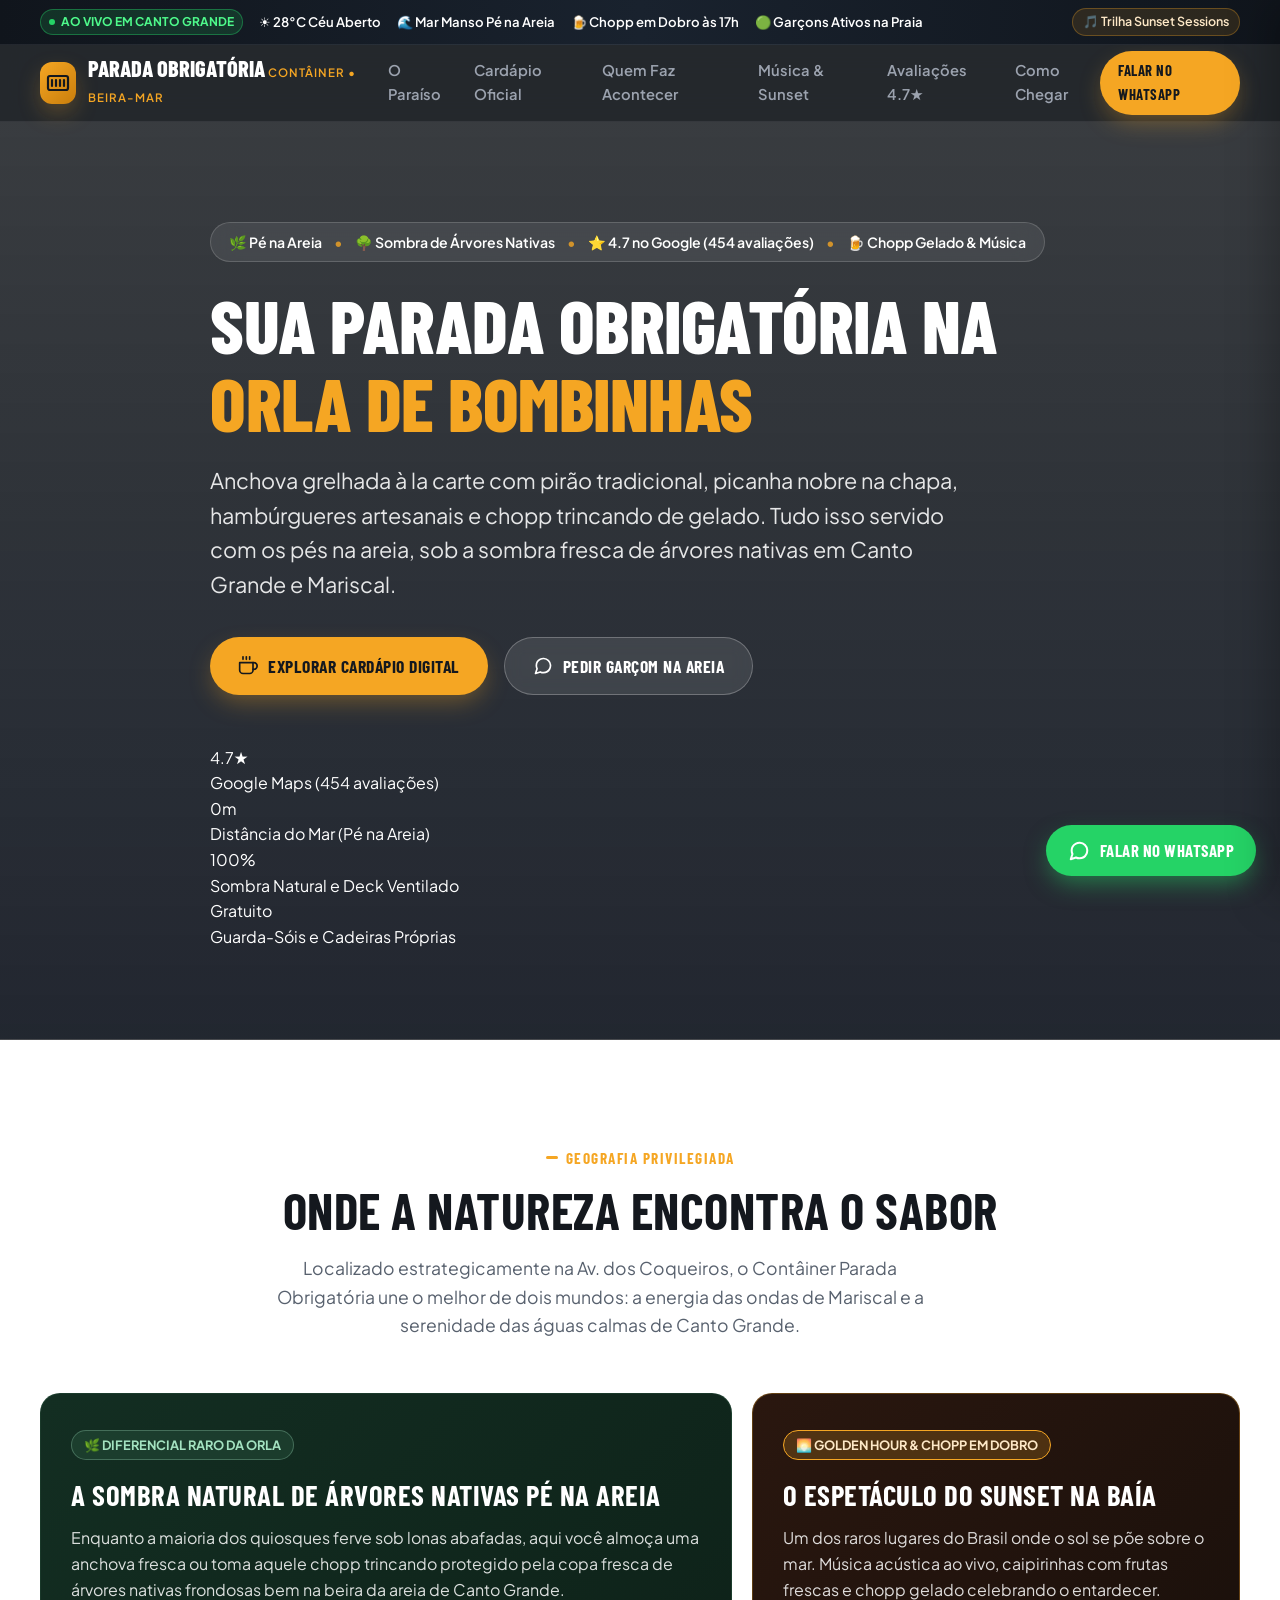
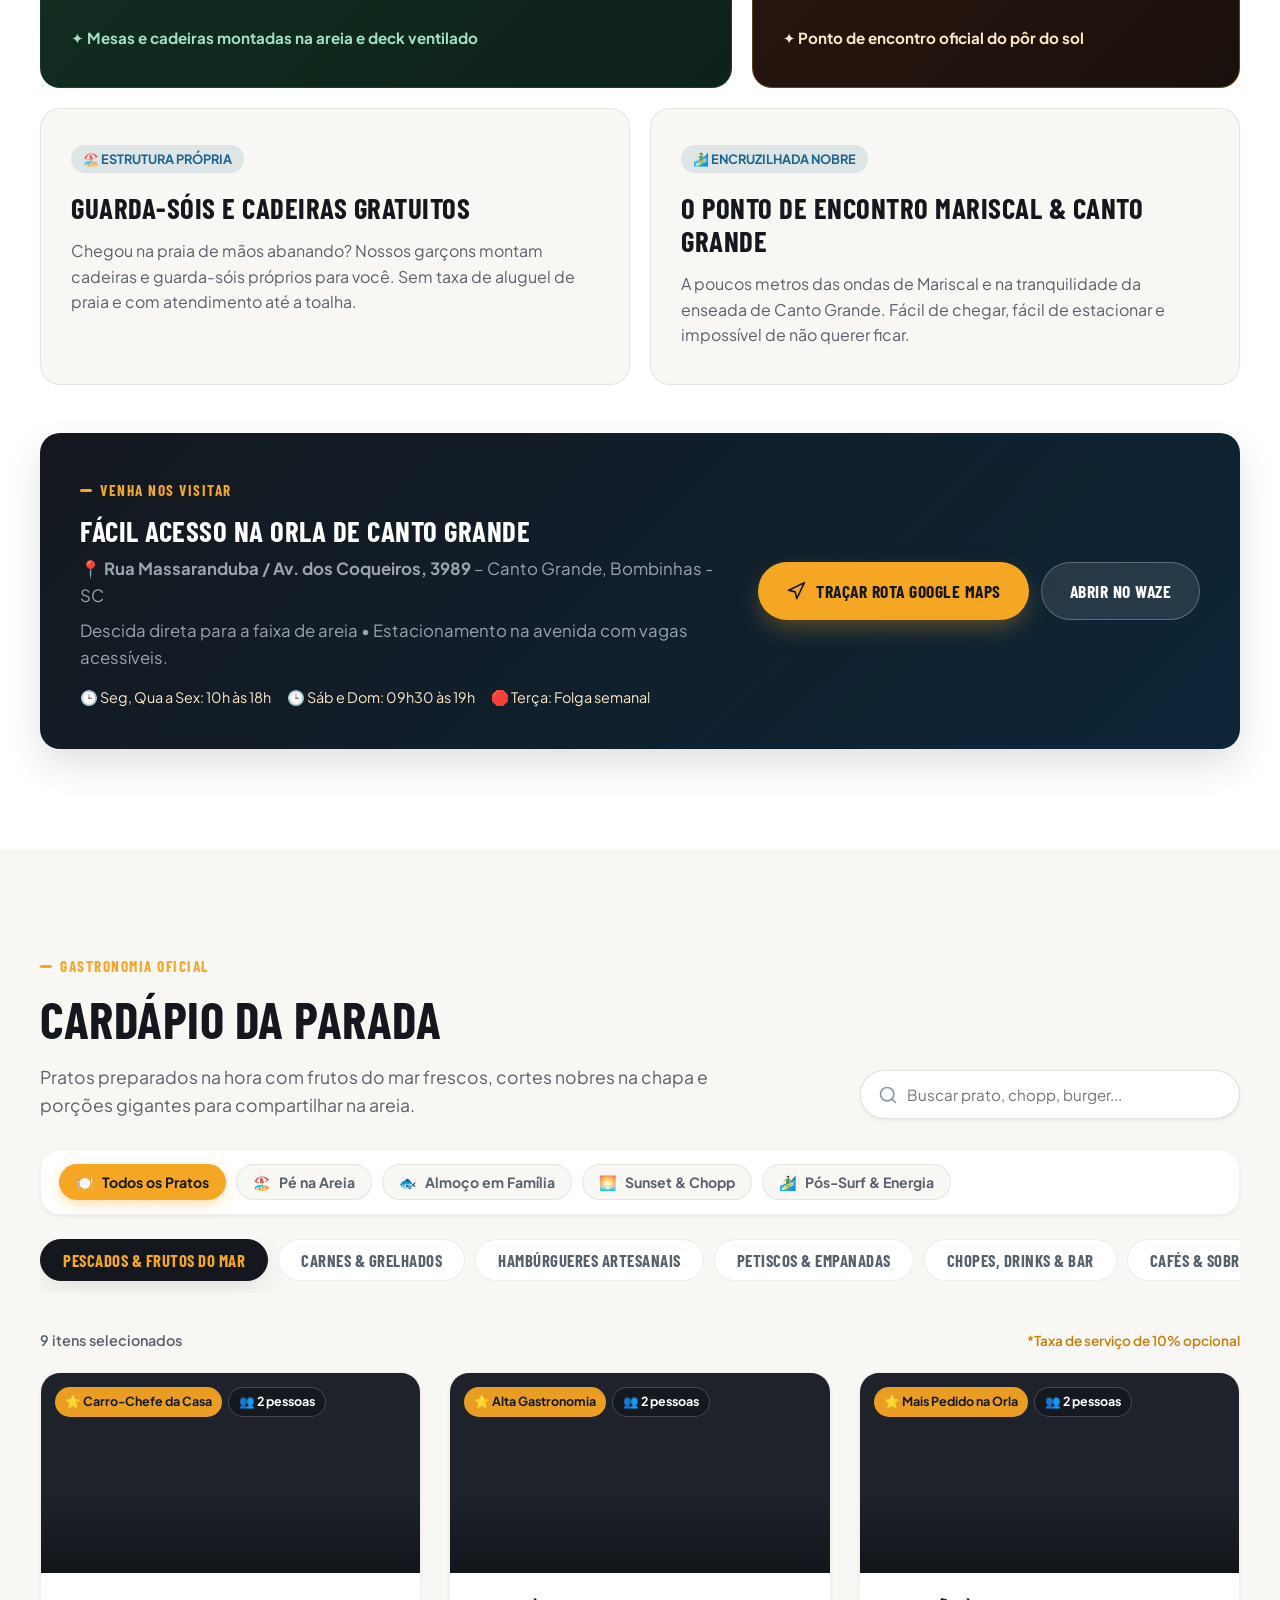
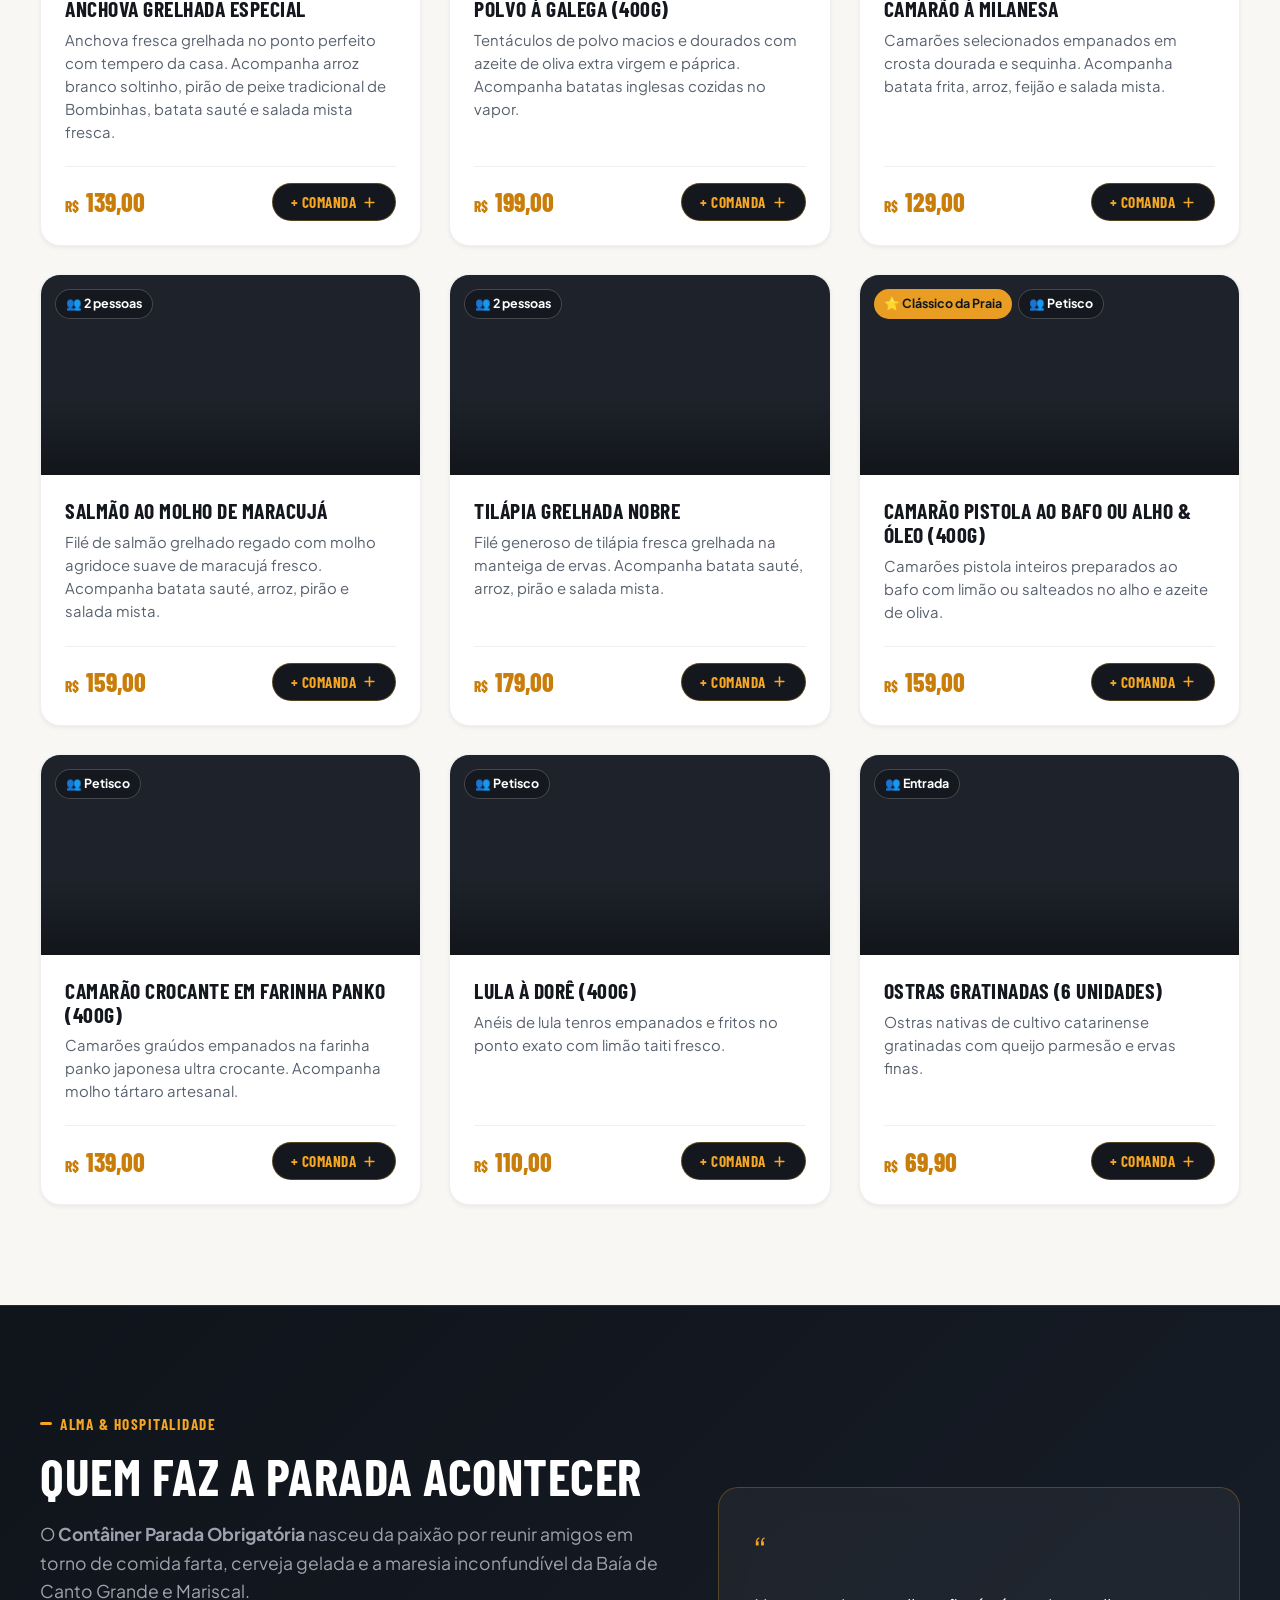
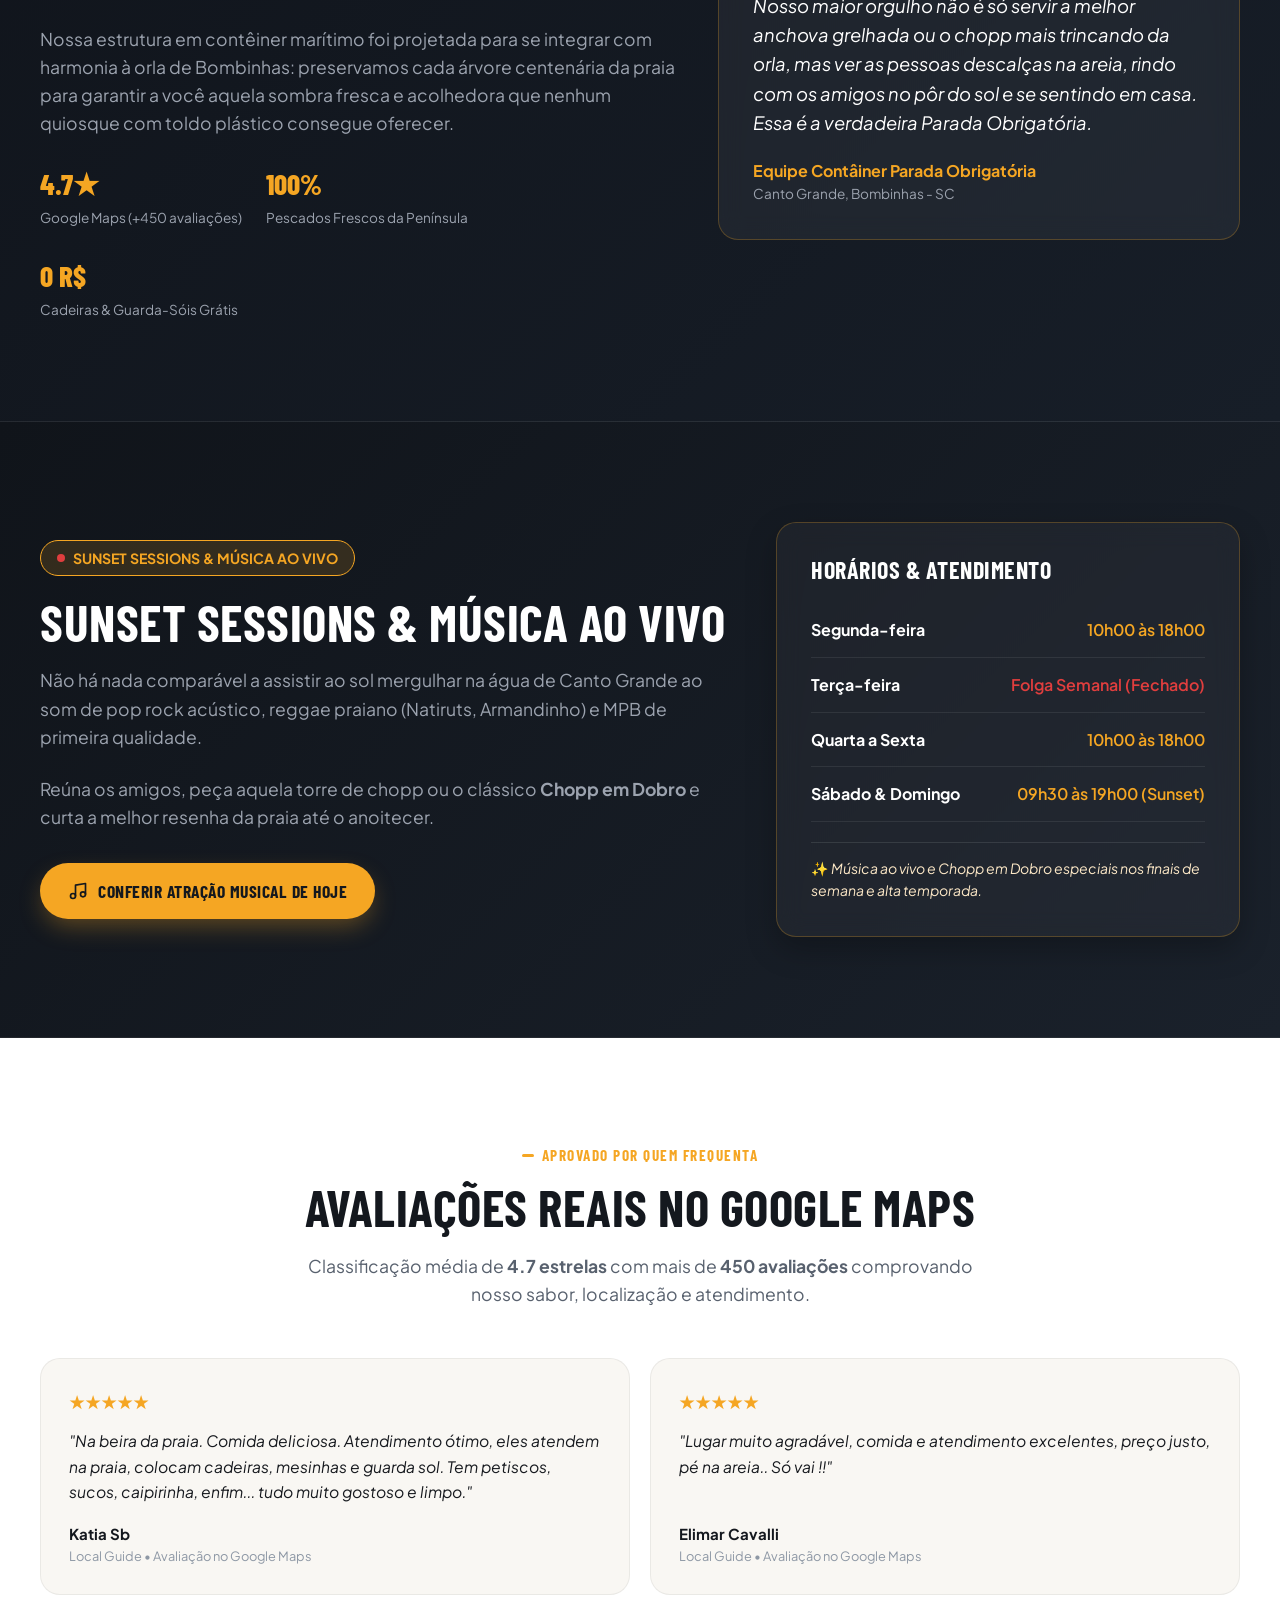
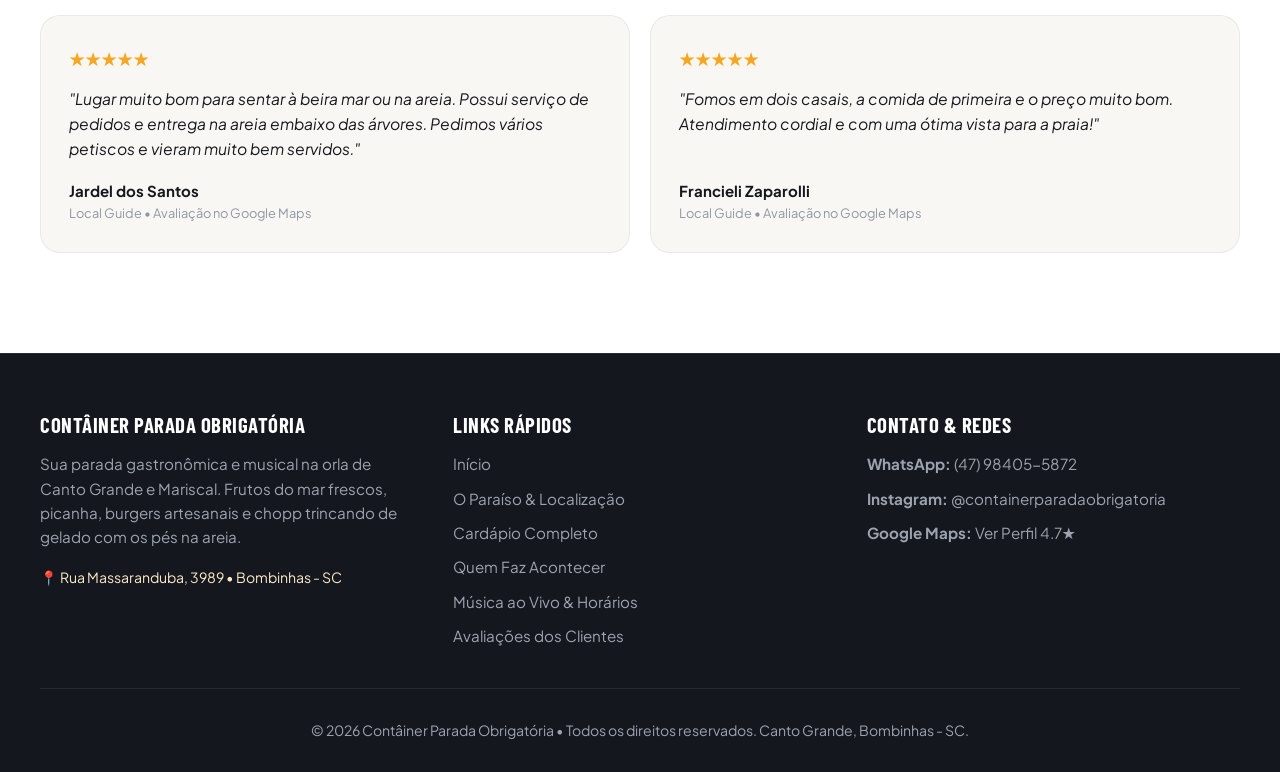
<file: index.html>
<!DOCTYPE html>
<html lang="pt-BR">
<head>
  <meta charset="UTF-8">
  <meta name="viewport" content="width=device-width, initial-scale=1.0">
  <title>Contâiner Parada Obrigatória | Restaurante & Petiscaria Pé na Areia em Bombinhas - SC</title>
  
  <!-- PWA & Mobile Meta Tags -->
  <link rel="manifest" href="./src/manifest.json">
  <meta name="theme-color" content="#12161C">
  <meta name="apple-mobile-web-app-capable" content="yes">
  <meta name="apple-mobile-web-app-status-bar-style" content="black-translucent">
  <meta name="apple-mobile-web-app-title" content="Contâiner Parada">

  <!-- SEO & OpenGraph Meta Tags -->
  <meta name="description" content="Restaurante e gastrobar beira-mar em Canto Grande / Mariscal, Bombinhas - SC. Anchova grelhada à la carte, picanha nobre, hambúrgueres artesanais, chopp trincando, sombra de árvores nativas e música ao vivo pé na areia.">
  <meta name="keywords" content="restaurante bombinhas, canto grande, mariscal, anchova grelhada, frutos do mar bombinhas, container parada obrigatoria, chopp beira mar, musica ao vivo bombinhas">
  <meta name="author" content="Contâiner Parada Obrigatória">
  <meta name="robots" content="index, follow">
  
  <meta property="og:type" content="restaurant">
  <meta property="og:title" content="Contâiner Parada Obrigatória | Sua Parada na Orla de Bombinhas">
  <meta property="og:description" content="Pé na areia sob sombra de árvores nativas! Anchova grelhada, picanha, burgers artesanais, chopp gelado e música ao vivo em Canto Grande.">
  <meta property="og:url" content="https://containerparadaobrigatoria.web.app">
  <meta property="og:image" content="https://lh3.googleusercontent.com/gps-cs-s/ANWiy9QlRjhACYg-tIsUpZpXEbgWNt5JgwL8dGF8FlA0pjjhNj8y-MZA4vlNCCmj78vxr0le2HrhOy15RnxWL4rq3_rG8RIcqYM8eotQzeQKIJyV6wi5kOQUW9Qnc5e8zcDmyTv44s9j=w1200-h630-k-no">
  <meta property="og:site_name" content="Contâiner Parada Obrigatória">
  
  <!-- Favicon SVG -->
  <link rel="icon" type="image/svg+xml" href="data:image/svg+xml,<svg xmlns='http://www.w3.org/2000/svg' viewBox='0 0 24 24' fill='%23F5A623'><rect x='2' y='4' width='20' height='16' rx='2' fill='%2314181E'/><path d='M6 8v8M10 8v8M14 8v8M18 8v8' stroke='%23F5A623' stroke-width='2'/></svg>">
  
  <!-- CSS Styles -->
  <link rel="stylesheet" href="./src/styles/tokens.css">
  <link rel="stylesheet" href="./src/styles/main.css">

  <!-- Schema.org Structured Data (JSON-LD) para SEO Local de Restaurante -->
  <script type="application/ld+json">
  {
    "@context": "https://schema.org",
    "@type": "Restaurant",
    "name": "Contâiner Parada Obrigatória",
    "image": "https://lh3.googleusercontent.com/gps-cs-s/ANWiy9QlRjhACYg-tIsUpZpXEbgWNt5JgwL8dGF8FlA0pjjhNj8y-MZA4vlNCCmj78vxr0le2HrhOy15RnxWL4rq3_rG8RIcqYM8eotQzeQKIJyV6wi5kOQUW9Qnc5e8zcDmyTv44s9j=w1200-h630-k-no",
    "address": {
      "@type": "PostalAddress",
      "streetAddress": "Rua Massaranduba, Av. dos Coqueiros, 3989",
      "addressLocality": "Bombinhas",
      "addressRegion": "SC",
      "postalCode": "88215-000",
      "addressCountry": "BR"
    },
    "geo": {
      "@type": "GeoCoordinates",
      "latitude": -27.1943197,
      "longitude": -48.4977553
    },
    "url": "https://containerparadaobrigatoria.web.app",
    "telephone": "+5547984055872",
    "servesCuisine": [
      "Frutos do Mar",
      "Culinária Litorânea",
      "Hambúrgueres Artesanais",
      "Petiscaria",
      "Choperia"
    ],
    "priceRange": "$$",
    "aggregateRating": {
      "@type": "AggregateRating",
      "ratingValue": "4.7",
      "reviewCount": "454"
    },
    "openingHoursSpecification": [
      {
        "@type": "OpeningHoursSpecification",
        "dayOfWeek": ["Wednesday", "Thursday", "Friday", "Monday"],
        "opens": "10:00",
        "closes": "18:00"
      },
      {
        "@type": "OpeningHoursSpecification",
        "dayOfWeek": ["Saturday", "Sunday"],
        "opens": "09:30",
        "closes": "19:00"
      }
    ],
    "amenityFeature": [
      { "@type": "LocationFeatureSpecification", "name": "Atendimento Pé na Areia", "value": true },
      { "@type": "LocationFeatureSpecification", "name": "Sombra Natural de Árvores", "value": true },
      { "@type": "LocationFeatureSpecification", "name": "Acessibilidade para Cadeira de Rodas", "value": true },
      { "@type": "LocationFeatureSpecification", "name": "Música ao Vivo", "value": true }
    ]
  }
  </script>
</head>
<body>

  <!-- ========================================================================
       LIVE BEACH RADAR (STATUS EM TEMPO REAL)
       ======================================================================== -->
  <aside class="beach-radar-bar" aria-label="Status ao vivo da orla">
    <div class="container beach-radar-content">
      <div class="beach-radar-items">
        <span class="radar-live-badge"><span class="radar-pulse-dot"></span> Ao Vivo em Canto Grande</span>
        <span class="radar-item">☀️ 28°C Céu Aberto</span>
        <span class="radar-item">🌊 Mar Manso Pé na Areia</span>
        <span class="radar-item">🍺 Chopp em Dobro às 17h</span>
        <span class="radar-item">🟢 Garçons Ativos na Praia</span>
      </div>
      <a href="https://open.spotify.com/playlist/37i9dQZF1DX4WYpdgoIcn6" target="_blank" rel="noopener noreferrer" class="btn-soundscape" title="Ouvir a trilha sonora de praia do restaurante no Spotify">
        <span>🎵 Trilha Sunset Sessions</span>
      </a>
    </div>
  </aside>

  <!-- ========================================================================
       HEADER / NAVBAR FIXA
       ======================================================================== -->
  <header class="site-header">
    <div class="container header-container">
      <a href="#inicio" class="brand-logo" aria-label="Contâiner Parada Obrigatória">
        <div class="brand-icon">
          <svg width="24" height="24" viewBox="0 0 24 24" fill="none" stroke="currentColor" stroke-width="2.2" stroke-linecap="round" stroke-linejoin="round">
            <rect x="2" y="5" width="20" height="14" rx="2"/>
            <line x1="6" y1="9" x2="6" y2="15"/>
            <line x1="10" y1="9" x2="10" y2="15"/>
            <line x1="14" y1="9" x2="14" y2="15"/>
            <line x1="18" y1="9" x2="18" y2="15"/>
          </svg>
        </div>
        <div class="brand-text">
          <span class="brand-title">PARADA OBRIGATÓRIA</span>
          <span class="brand-subtitle">CONTÂINER • BEIRA-MAR</span>
        </div>
      </a>

      <nav class="nav-menu" aria-label="Navegação principal">
        <a href="#paraiso" class="nav-link">O Paraíso</a>
        <a href="#cardapio" class="nav-link">Cardápio Oficial</a>
        <a href="#historia" class="nav-link">Quem Faz Acontecer</a>
        <a href="#musica" class="nav-link">Música & Sunset</a>
        <a href="#avaliacoes" class="nav-link">Avaliações 4.7★</a>
        <a href="#localizacao" class="nav-link">Como Chegar</a>
      </nav>

      <a href="https://wa.me/5547984055872?text=Ol%C3%A1!%20Gostaria%20de%20reservar%20uma%20mesa%20ou%20saber%20do%20atendimento%20na%20praia%20hoje!" target="_blank" rel="noopener noreferrer" class="btn btn-primary btn-sm">
        <span>Falar no WhatsApp</span>
      </a>
    </div>
  </header>

  <!-- ========================================================================
       HERO SECTION
       ======================================================================== -->
  <section id="inicio" class="hero-section">
    <div class="container hero-content">
      <div class="hero-status-bar">
        <span>🌿 Pé na Areia</span>
        <span class="hero-status-dot">•</span>
        <span>🌳 Sombra de Árvores Nativas</span>
        <span class="hero-status-dot">•</span>
        <span>⭐ 4.7 no Google (454 avaliações)</span>
        <span class="hero-status-dot">•</span>
        <span>🍺 Chopp Gelado & Música</span>
      </div>

      <h1 class="hero-title">
        SUA PARADA OBRIGATÓRIA NA <span>ORLA DE BOMBINHAS</span>
      </h1>

      <p class="hero-lead">
        Anchova grelhada à la carte com pirão tradicional, picanha nobre na chapa, hambúrgueres artesanais e chopp trincando de gelado. Tudo isso servido com os pés na areia, sob a sombra fresca de árvores nativas em Canto Grande e Mariscal.
      </p>

      <div class="hero-actions">
        <a href="#cardapio" class="btn btn-primary btn-lg">
          <svg width="20" height="20" viewBox="0 0 24 24" fill="none" stroke="currentColor" stroke-width="2" stroke-linecap="round" stroke-linejoin="round">
            <path d="M18 8h1a4 4 0 0 1 0 8h-1"/>
            <path d="M2 8h16v9a4 4 0 0 1-4 4H6a4 4 0 0 1-4-4V8z"/>
            <line x1="6" y1="1" x2="6" y2="4"/>
            <line x1="10" y1="1" x2="10" y2="4"/>
            <line x1="14" y1="1" x2="14" y2="4"/>
          </svg>
          <span>Explorar Cardápio Digital</span>
        </a>
        <a href="https://wa.me/5547984055872?text=Ol%C3%A1!%20Estou%20na%20praia%20e%20gostaria%20de%20atendimento%20na%20areia!" target="_blank" rel="noopener noreferrer" class="btn btn-secondary btn-lg">
          <svg width="20" height="20" viewBox="0 0 24 24" fill="none" stroke="currentColor" stroke-width="2" stroke-linecap="round" stroke-linejoin="round">
            <path d="M21 11.5a8.38 8.38 0 0 1-.9 3.8 8.5 8.5 0 0 1-7.6 4.7 8.38 8.38 0 0 1-3.8-.9L3 21l1.9-5.7a8.38 8.38 0 0 1-.9-3.8 8.5 8.5 0 0 1 4.7-7.6 8.38 8.38 0 0 1 3.8-.9h.5a8.48 8.48 0 0 1 8 8v.5z"/>
          </svg>
          <span>Pedir Garçom na Areia</span>
        </a>
      </div>

      <!-- Métricas de Destaque / Prova Rápida -->
      <div class="hero-stats-grid">
        <div class="stat-card">
          <div class="stat-number">4.7★</div>
          <div class="stat-label">Google Maps (454 avaliações)</div>
        </div>
        <div class="stat-card">
          <div class="stat-number">0m</div>
          <div class="stat-label">Distância do Mar (Pé na Areia)</div>
        </div>
        <div class="stat-card">
          <div class="stat-number">100%</div>
          <div class="stat-label">Sombra Natural e Deck Ventilado</div>
        </div>
        <div class="stat-card">
          <div class="stat-number">Gratuito</div>
          <div class="stat-label">Guarda-Sóis e Cadeiras Próprias</div>
        </div>
      </div>
    </div>
  </section>

  <!-- ========================================================================
       SEÇÃO: O PARAÍSO & BENTO GRID DE VALORIZAÇÃO DO LOCAL
       ======================================================================== -->
  <section id="paraiso" class="location-section">
    <div class="container">
      <div class="location-header">
        <span class="section-tag">Geografia Privilegiada</span>
        <h2 class="section-title">ONDE A NATUREZA ENCONTRA O SABOR</h2>
        <p class="section-desc">
          Localizado estrategicamente na Av. dos Coqueiros, o Contâiner Parada Obrigatória une o melhor de dois mundos: a energia das ondas de Mariscal e a serenidade das águas calmas de Canto Grande.
        </p>
      </div>

      <div class="bento-grid">
        <div class="bento-card bento-card-hero">
          <div>
            <span class="bento-badge green">🌿 Diferencial Raro da Orla</span>
            <h3 class="bento-title">A Sombra Natural de Árvores Nativas Pé na Areia</h3>
            <p class="bento-desc">
              Enquanto a maioria dos quiosques ferve sob lonas abafadas, aqui você almoça uma anchova fresca ou toma aquele chopp trincando protegido pela copa fresca de árvores nativas frondosas bem na beira da areia de Canto Grande.
            </p>
          </div>
          <div style="margin-top: 24px; font-weight: 700; color: #A3E2C0; font-size: 0.95rem;">
            ✦ Mesas e cadeiras montadas na areia e deck ventilado
          </div>
        </div>

        <div class="bento-card bento-card-sunset">
          <div>
            <span class="bento-badge amber">🌅 Golden Hour & Chopp em Dobro</span>
            <h3 class="bento-title">O Espetáculo do Sunset na Baía</h3>
            <p class="bento-desc">
              Um dos raros lugares do Brasil onde o sol se põe sobre o mar. Música acústica ao vivo, caipirinhas com frutas frescas e chopp gelado celebrando o entardecer.
            </p>
          </div>
          <div style="margin-top: 24px; font-weight: 700; color: var(--color-gold-light); font-size: 0.95rem;">
            ✦ Ponto de encontro oficial do pôr do sol
          </div>
        </div>

        <div class="bento-card bento-card-structure">
          <div>
            <span class="bento-badge blue">🏖️ Estrutura Própria</span>
            <h3 class="bento-title">Guarda-Sóis e Cadeiras Gratuitos</h3>
            <p class="bento-desc">
              Chegou na praia de mãos abanando? Nossos garçons montam cadeiras e guarda-sóis próprios para você. Sem taxa de aluguel de praia e com atendimento até a toalha.
            </p>
          </div>
        </div>

        <div class="bento-card bento-card-meeting">
          <div>
            <span class="bento-badge blue">🏄‍♂️ Encruzilhada Nobre</span>
            <h3 class="bento-title">O Ponto de Encontro Mariscal & Canto Grande</h3>
            <p class="bento-desc">
              A poucos metros das ondas de Mariscal e na tranquilidade da enseada de Canto Grande. Fácil de chegar, fácil de estacionar e impossível de não querer ficar.
            </p>
          </div>
        </div>
      </div>

      <!-- Banner de Endereço & Rotas GPS -->
      <div class="location-access-banner" id="localizacao">
        <div class="access-info">
          <span class="section-tag" style="color: var(--color-gold-amber);">Venha nos Visitar</span>
          <h3>FÁCIL ACESSO NA ORLA DE CANTO GRANDE</h3>
          <p>📍 <strong>Rua Massaranduba / Av. dos Coqueiros, 3989</strong> – Canto Grande, Bombinhas - SC</p>
          <p>Descida direta para a faixa de areia • Estacionamento na avenida com vagas acessíveis.</p>
          <div class="access-meta">
            <span>🕒 Seg, Qua a Sex: 10h às 18h</span>
            <span>🕒 Sáb e Dom: 09h30 às 19h</span>
            <span>🛑 Terça: Folga semanal</span>
          </div>
        </div>

        <div class="access-buttons">
          <a href="https://www.google.com/maps/dir/?api=1&destination=-27.1943197,-48.4977553" target="_blank" rel="noopener noreferrer" class="btn btn-primary">
            <svg width="20" height="20" viewBox="0 0 24 24" fill="none" stroke="currentColor" stroke-width="2" stroke-linecap="round" stroke-linejoin="round">
              <polygon points="3 11 22 2 13 21 11 13 3 11"/>
            </svg>
            <span>Traçar Rota Google Maps</span>
          </a>
          <a href="https://waze.com/ul?ll=-27.1943197,-48.4977553&navigate=yes" target="_blank" rel="noopener noreferrer" class="btn btn-secondary">
            <span>Abrir no Waze</span>
          </a>
        </div>
      </div>
    </div>
  </section>

  <!-- ========================================================================
       SEÇÃO: CARDÁPIO DIGITAL INTERATIVO COM COMANDA
       ======================================================================== -->
  <section id="cardapio" class="menu-section">
    <div class="container">
      <div class="menu-header-bar">
        <div>
          <span class="section-tag">Gastronomia Oficial</span>
          <h2 class="section-title">CARDÁPIO DA PARADA</h2>
          <p class="section-desc">
            Pratos preparados na hora com frutos do mar frescos, cortes nobres na chapa e porções gigantes para compartilhar na areia.
          </p>
        </div>

        <div class="menu-search-wrapper">
          <svg class="search-icon" width="20" height="20" viewBox="0 0 24 24" fill="none" stroke="currentColor" stroke-width="2" stroke-linecap="round" stroke-linejoin="round">
            <circle cx="11" cy="11" r="8"/>
            <line x1="21" y1="21" x2="16.65" y2="16.65"/>
          </svg>
          <input type="text" id="menu-search" class="menu-search-input" placeholder="Buscar prato, chopp, burger..." aria-label="Buscar pratos no cardápio">
        </div>
      </div>

      <!-- Filtros por Ocasião / Momento de Consumo -->
      <div class="occasion-pills-nav" id="occasion-pills" role="region" aria-label="Filtrar por ocasião de consumo">
        <!-- Renderizado dinamicamente pelo menu.js -->
      </div>

      <!-- Abas de Categorias Tradicionais -->
      <div class="menu-tabs-wrapper">
        <div class="menu-tabs-nav" id="menu-tabs" role="tablist">
          <!-- Renderizado dinamicamente pelo menu.js -->
        </div>
      </div>

      <div style="display: flex; justify-content: space-between; align-items: center; margin-bottom: 20px; flex-wrap: wrap; gap: 10px;">
        <span id="menu-counter" style="font-size: 0.9rem; color: var(--color-text-secondary); font-weight: 600;">Carregando pratos...</span>
        <span style="font-size: 0.85rem; color: var(--color-gold-dark); font-weight: 600;">*Taxa de serviço de 10% opcional</span>
      </div>

      <!-- Grid dos Pratos -->
      <div class="menu-items-grid" id="menu-items-grid">
        <!-- Renderizado dinamicamente pelo menu.js -->
      </div>
    </div>
  </section>

  <!-- ========================================================================
       SEÇÃO: QUEM FAZ A PARADA ACONTECER (STORYTELLING & IDENTIDADE HUMANA)
       ======================================================================== -->
  <section id="historia" class="story-section">
    <div class="container story-box">
      <div>
        <span class="section-tag" style="color: var(--color-gold-amber);">Alma & Hospitalidade</span>
        <h2 class="section-title light">QUEM FAZ A PARADA ACONTECER</h2>
        <p class="section-desc light" style="margin-bottom: 20px;">
          O <strong>Contâiner Parada Obrigatória</strong> nasceu da paixão por reunir amigos em torno de comida farta, cerveja gelada e a maresia inconfundível da Baía de Canto Grande e Mariscal.
        </p>
        <p class="section-desc light" style="margin-bottom: 24px;">
          Nossa estrutura em contêiner marítimo foi projetada para se integrar com harmonia à orla de Bombinhas: preservamos cada árvore centenária da praia para garantir a você aquela sombra fresca e acolhedora que nenhum quiosque com toldo plástico consegue oferecer.
        </p>
        <div style="display: flex; gap: 24px; flex-wrap: wrap;">
          <div>
            <div style="font-family: var(--font-display); font-size: 1.8rem; font-weight: 800; color: var(--color-gold-amber);">4.7★</div>
            <div style="font-size: 0.85rem; color: var(--color-text-light-muted);">Google Maps (+450 avaliações)</div>
          </div>
          <div>
            <div style="font-family: var(--font-display); font-size: 1.8rem; font-weight: 800; color: var(--color-gold-amber);">100%</div>
            <div style="font-size: 0.85rem; color: var(--color-text-light-muted);">Pescados Frescos da Península</div>
          </div>
          <div>
            <div style="font-family: var(--font-display); font-size: 1.8rem; font-weight: 800; color: var(--color-gold-amber);">0 R$</div>
            <div style="font-size: 0.85rem; color: var(--color-text-light-muted);">Cadeiras & Guarda-Sóis Grátis</div>
          </div>
        </div>
      </div>

      <div class="story-quote-card">
        <div style="font-size: 2.2rem; margin-bottom: 12px; color: var(--color-gold-amber);">“</div>
        <p class="story-quote-text">
          Nosso maior orgulho não é só servir a melhor anchova grelhada ou o chopp mais trincando da orla, mas ver as pessoas descalças na areia, rindo com os amigos no pôr do sol e se sentindo em casa. Essa é a verdadeira Parada Obrigatória.
        </p>
        <div class="story-quote-author">Equipe Contâiner Parada Obrigatória</div>
        <div class="story-quote-role">Canto Grande, Bombinhas - SC</div>
      </div>
    </div>
  </section>

  <!-- ========================================================================
       SEÇÃO: MÚSICA AO VIVO & SUNSET SESSIONS
       ======================================================================== -->
  <section id="musica" class="music-section">
    <div class="container music-box">
      <div>
        <div class="music-badge">
          <span class="pulse-dot"></span>
          <span>Sunset Sessions & Música ao Vivo</span>
        </div>
        <h2 class="section-title light">SUNSET SESSIONS & MÚSICA AO VIVO</h2>
        <p class="section-desc light" style="margin-bottom: 24px;">
          Não há nada comparável a assistir ao sol mergulhar na água de Canto Grande ao som de pop rock acústico, reggae praiano (Natiruts, Armandinho) e MPB de primeira qualidade.
        </p>
        <p class="section-desc light" style="margin-bottom: 32px;">
          Reúna os amigos, peça aquela torre de chopp ou o clássico <strong>Chopp em Dobro</strong> e curta a melhor resenha da praia até o anoitecer.
        </p>

        <a href="https://wa.me/5547984055872?text=Ol%C3%A1!%20Qual%20%C3%A9%20a%20programa%C3%A7%C3%A3o%20musical%20deste%20final%20de%20semana?" target="_blank" rel="noopener noreferrer" class="btn btn-primary">
          <svg width="20" height="20" viewBox="0 0 24 24" fill="none" stroke="currentColor" stroke-width="2" stroke-linecap="round" stroke-linejoin="round">
            <path d="M9 18V5l12-2v13"/>
            <circle cx="6" cy="18" r="3"/>
            <circle cx="18" cy="16" r="3"/>
          </svg>
          <span>Conferir Atração Musical de Hoje</span>
        </a>
      </div>

      <div class="music-card-schedule">
        <h3 style="font-size: 1.5rem; margin-bottom: 20px; color: #FFFFFF; font-family: var(--font-display);">HORÁRIOS & ATENDIMENTO</h3>
        <div class="schedule-item">
          <span class="schedule-day">Segunda-feira</span>
          <span class="schedule-hours">10h00 às 18h00</span>
        </div>
        <div class="schedule-item">
          <span class="schedule-day">Terça-feira</span>
          <span class="schedule-hours" style="color: #E03E3E;">Folga Semanal (Fechado)</span>
        </div>
        <div class="schedule-item">
          <span class="schedule-day">Quarta a Sexta</span>
          <span class="schedule-hours">10h00 às 18h00</span>
        </div>
        <div class="schedule-item">
          <span class="schedule-day">Sábado & Domingo</span>
          <span class="schedule-hours">09h30 às 19h00 (Sunset)</span>
        </div>
        <div style="margin-top: 20px; padding-top: 14px; border-top: 1px solid rgba(255, 255, 255, 0.1); font-size: 0.88rem; color: var(--color-gold-light);">
          ✨ <em>Música ao vivo e Chopp em Dobro especiais nos finais de semana e alta temporada.</em>
        </div>
      </div>
    </div>
  </section>

  <!-- ========================================================================
       SEÇÃO: AVALIAÇÕES & PROVA SOCIAL GOOGLE MAPS
       ======================================================================== -->
  <section id="avaliacoes" class="reviews-section">
    <div class="container">
      <div style="text-align: center; max-width: 680px; margin: 0 auto 50px;">
        <span class="section-tag">Aprovado por Quem Frequenta</span>
        <h2 class="section-title">AVALIAÇÕES REAIS NO GOOGLE MAPS</h2>
        <p class="section-desc" style="margin: 0 auto;">
          Classificação média de <strong>4.7 estrelas</strong> com mais de <strong>450 avaliações</strong> comprovando nosso sabor, localização e atendimento.
        </p>
      </div>

      <div class="reviews-grid">
        <div class="review-card">
          <div>
            <div class="review-stars">★★★★★</div>
            <p class="review-text">
              "Na beira da praia. Comida deliciosa. Atendimento ótimo, eles atendem na praia, colocam cadeiras, mesinhas e guarda sol. Tem petiscos, sucos, caipirinha, enfim... tudo muito gostoso e limpo."
            </p>
          </div>
          <div>
            <div class="review-author">Katia Sb</div>
            <div class="review-badge">Local Guide • Avaliação no Google Maps</div>
          </div>
        </div>

        <div class="review-card">
          <div>
            <div class="review-stars">★★★★★</div>
            <p class="review-text">
              "Lugar muito agradável, comida e atendimento excelentes, preço justo, pé na areia.. Só vai !!"
            </p>
          </div>
          <div>
            <div class="review-author">Elimar Cavalli</div>
            <div class="review-badge">Local Guide • Avaliação no Google Maps</div>
          </div>
        </div>

        <div class="review-card">
          <div>
            <div class="review-stars">★★★★★</div>
            <p class="review-text">
              "Lugar muito bom para sentar à beira mar ou na areia. Possui serviço de pedidos e entrega na areia embaixo das árvores. Pedimos vários petiscos e vieram muito bem servidos."
            </p>
          </div>
          <div>
            <div class="review-author">Jardel dos Santos</div>
            <div class="review-badge">Local Guide • Avaliação no Google Maps</div>
          </div>
        </div>

        <div class="review-card">
          <div>
            <div class="review-stars">★★★★★</div>
            <p class="review-text">
              "Fomos em dois casais, a comida de primeira e o preço muito bom. Atendimento cordial e com uma ótima vista para a praia!"
            </p>
          </div>
          <div>
            <div class="review-author">Francieli Zaparolli</div>
            <div class="review-badge">Local Guide • Avaliação no Google Maps</div>
          </div>
        </div>
      </div>
    </div>
  </section>

  <!-- ========================================================================
       FOOTER
       ======================================================================== -->
  <footer class="site-footer">
    <div class="container">
      <div class="footer-grid">
        <div>
          <h3 class="footer-title">CONTÂINER PARADA OBRIGATÓRIA</h3>
          <p style="font-size: 0.95rem; line-height: 1.6; margin-bottom: 16px;">
            Sua parada gastronômica e musical na orla de Canto Grande e Mariscal. Frutos do mar frescos, picanha, burgers artesanais e chopp trincando de gelado com os pés na areia.
          </p>
          <p style="font-size: 0.88rem; color: var(--color-gold-light);">
            📍 Rua Massaranduba, 3989 • Bombinhas - SC
          </p>
        </div>

        <div>
          <h3 class="footer-title">LINKS RÁPIDOS</h3>
          <ul class="footer-links">
            <li><a href="#inicio">Início</a></li>
            <li><a href="#paraiso">O Paraíso & Localização</a></li>
            <li><a href="#cardapio">Cardápio Completo</a></li>
            <li><a href="#historia">Quem Faz Acontecer</a></li>
            <li><a href="#musica">Música ao Vivo & Horários</a></li>
            <li><a href="#avaliacoes">Avaliações dos Clientes</a></li>
          </ul>
        </div>

        <div>
          <h3 class="footer-title">CONTATO & REDES</h3>
          <ul class="footer-links">
            <li>
              <strong>WhatsApp:</strong> 
              <a href="https://wa.me/5547984055872" target="_blank" rel="noopener noreferrer">(47) 98405-5872</a>
            </li>
            <li>
              <strong>Instagram:</strong> 
              <a href="https://www.instagram.com/containerparadaobrigatoria/" target="_blank" rel="noopener noreferrer">@containerparadaobrigatoria</a>
            </li>
            <li>
              <strong>Google Maps:</strong> 
              <a href="https://www.google.com/maps/place/Container+Parada+Obrigat%C3%B3ria/@-27.1943197,-48.4977553,17z" target="_blank" rel="noopener noreferrer">Ver Perfil 4.7★</a>
            </li>
          </ul>
        </div>
      </div>

      <div class="footer-bottom">
        <p>&copy; 2026 Contâiner Parada Obrigatória • Todos os direitos reservados. Canto Grande, Bombinhas - SC.</p>
      </div>
    </div>
  </footer>

  <!-- ========================================================================
       BOTÃO FLUTUANTE DE WHATSAPP (FAB)
       ======================================================================== -->
  <a href="https://wa.me/5547984055872?text=Ol%C3%A1!%20Estou%20no%20site%20e%20gostaria%20de%20atendimento%20para%20mesa%20ou%20na%20praia!" target="_blank" rel="noopener noreferrer" class="whatsapp-fab" aria-label="Falar conosco no WhatsApp">
    <svg width="22" height="22" viewBox="0 0 24 24" fill="none" stroke="currentColor" stroke-width="2.2" stroke-linecap="round" stroke-linejoin="round">
      <path d="M21 11.5a8.38 8.38 0 0 1-.9 3.8 8.5 8.5 0 0 1-7.6 4.7 8.38 8.38 0 0 1-3.8-.9L3 21l1.9-5.7a8.38 8.38 0 0 1-.9-3.8 8.5 8.5 0 0 1 4.7-7.6 8.38 8.38 0 0 1 3.8-.9h.5a8.48 8.48 0 0 1 8 8v.5z"/>
    </svg>
    <span>Falar no WhatsApp</span>
  </a>

  <!-- ========================================================================
       BOTÃO FLUTUANTE DA COMANDA DIGITAL (CARRINHO DE PRAIA)
       ======================================================================== -->
  <button type="button" id="cart-fab" class="cart-fab" aria-label="Abrir Minha Comanda de Praia">
    <span style="font-size: 1.2rem;">🛒</span>
    <span>Minha Comanda</span>
    <span id="cart-badge" class="cart-badge-count">0</span>
  </button>

  <!-- Overlay e Drawer da Comanda Digital -->
  <div id="cart-overlay" class="cart-overlay" aria-hidden="true"></div>

  <aside id="cart-drawer" class="cart-drawer" role="dialog" aria-modal="true" aria-labelledby="cart-title">
    <div class="cart-header">
      <div class="cart-header-title" id="cart-title">
        <span>🏖️</span>
        <span>Comanda de Praia</span>
      </div>
      <button type="button" id="btn-close-cart" class="cart-close-btn" aria-label="Fechar Comanda">&times;</button>
    </div>

    <div class="cart-body">
      <!-- Estado Vazio -->
      <div id="cart-empty-state" class="cart-empty-state">
        <div style="font-size: 3rem; margin-bottom: 12px;">🍽️</div>
        <h4 style="font-size: 1.2rem; color: var(--color-container-dark); margin-bottom: 8px;">Sua comanda está vazia</h4>
        <p>Clique em <strong>+ Comanda</strong> nos pratos ou bebidas do cardápio para pedir direto da sua cadeira ou mesa!</p>
      </div>

      <!-- Lista de Itens Adicionados -->
      <div id="cart-items-list" class="cart-items-list"></div>

      <!-- Bloco com Opções de Atendimento e Totais -->
      <div id="cart-footer-block" style="display: none;">
        <div class="cart-location-box">
          <label class="cart-location-label">📍 Onde você está sentado?</label>
          <div class="cart-radio-group">
            <label style="cursor: pointer; display: flex; align-items: center; gap: 6px;">
              <input type="radio" name="cart-location-type" value="areia" checked>
              <span>🏖️ Areia (Cadeira / Guarda-sol)</span>
            </label>
            <label style="cursor: pointer; display: flex; align-items: center; gap: 6px;">
              <input type="radio" name="cart-location-type" value="deck">
              <span>🪵 Mesa no Deck</span>
            </label>
          </div>
          <input type="text" id="cart-location-ref" class="cart-input-field" placeholder="Ex: Guarda-sol azul perto da árvore" maxlength="80">
        </div>

        <div style="margin-bottom: 18px;">
          <label for="cart-notes" style="font-size: 0.88rem; font-weight: 700; color: var(--color-container-dark); margin-bottom: 6px; display: block;">📝 Observações / Ponto da Carne:</label>
          <input type="text" id="cart-notes" class="cart-input-field" placeholder="Ex: Ao ponto, sem cebola, limão extra" maxlength="120">
        </div>

        <div class="cart-footer" style="padding: 0; box-shadow: none; border-top: none;">
          <div class="cart-summary-line">
            <span>Subtotal:</span>
            <strong id="cart-subtotal">R$ 0,00</strong>
          </div>
          <div class="cart-summary-line" style="align-items: center;">
            <label style="display: flex; align-items: center; gap: 6px; cursor: pointer; font-size: 0.88rem;">
              <input type="checkbox" id="cart-service-check" checked>
              <span>Taxa de serviço na praia (10% opcional):</span>
            </label>
            <strong id="cart-tax">R$ 0,00</strong>
          </div>
          <div class="cart-summary-line total">
            <span>TOTAL:</span>
            <strong id="cart-total" style="color: var(--color-gold-dark);">R$ 0,00</strong>
          </div>

          <button type="button" id="btn-send-whatsapp-order" class="btn-send-order">
            <svg width="22" height="22" viewBox="0 0 24 24" fill="none" stroke="currentColor" stroke-width="2.2" stroke-linecap="round" stroke-linejoin="round">
              <path d="M21 11.5a8.38 8.38 0 0 1-.9 3.8 8.5 8.5 0 0 1-7.6 4.7 8.38 8.38 0 0 1-3.8-.9L3 21l1.9-5.7a8.38 8.38 0 0 1-.9-3.8 8.5 8.5 0 0 1 4.7-7.6 8.38 8.38 0 0 1 3.8-.9h.5a8.48 8.48 0 0 1 8 8v.5z"/>
            </svg>
            <span>Enviar Pedido pelo WhatsApp</span>
          </button>
          <p style="font-size: 0.76rem; color: var(--color-text-secondary); text-align: center; margin-top: 10px;">
            🔒 O garçom receberá seu pedido formatado com o número da mesa ou referência na areia.
          </p>
        </div>
      </div>
    </div>
  </aside>

  <!-- Fallback Embedded Data para visualização local imediata sem depender de servidor HTTP -->
  <script>
    window.__MENU_DATA__ = {"categorias": [{"id": "peixes_frutos_do_mar", "nome": "Pescados & Frutos do Mar", "icone": "fish", "descricao": "Pescados frescos e clássicos litorâneos preparados na hora, servidos à la carte com acompanhamentos nobres."}, {"id": "carnes_grelhados", "nome": "Carnes & Grelhados", "icone": "flame", "descricao": "Cortes nobres preparados na brasa e chapa quente, suculentos e bem servidos."}, {"id": "hamburgueres", "nome": "Hambúrgueres Artesanais", "icone": "beef", "descricao": "Pão brioche tostado na manteiga, blend da casa 150g no ponto certo e acompanhados de fritas crocantes."}, {"id": "petiscos_empanadas", "nome": "Petiscos & Empanadas", "icone": "utensils", "descricao": "Tábuas gigantes para compartilhar na areia, pastéis crocantes com maionese caseira e autênticas empanadas argentinas."}, {"id": "chopes_drinks", "nome": "Chopes, Drinks & Bar", "icone": "beer", "descricao": "Chopp artesanal trincando de gelado, torres de 1L e 2L, coquetelaria autoral e caipirinhas tropicais."}, {"id": "sobremesas_cafes", "nome": "Cafés & Sobremesas", "icone": "coffee", "descricao": "Para adoçar o dia na praia: churros gourmet, petit gateau, açaí bem gelado e crepes franceses."}], "itens": [{"id": "anchova_grelhada", "categoria": "peixes_frutos_do_mar", "nome": "Anchova Grelhada Especial", "preco": "139,00", "serve": "2 pessoas", "destaque": "Carro-Chefe da Casa", "descricao": "Anchova fresca grelhada no ponto perfeito com tempero da casa. Acompanha arroz branco soltinho, pirão de peixe tradicional de Bombinhas, batata sauté e salada mista fresca.", "foto": "https://images.unsplash.com/photo-1519708227418-c8fd9a32b7a2?auto=format&fit=crop&w=600&q=80", "ocasioes": ["almoco_farto"]}, {"id": "polvo_galega", "categoria": "peixes_frutos_do_mar", "nome": "Polvo à Galega (400g)", "preco": "199,00", "serve": "2 pessoas", "destaque": "Alta Gastronomia", "descricao": "Tentáculos de polvo macios e dourados com azeite de oliva extra virgem e páprica. Acompanha batatas inglesas cozidas no vapor.", "foto": "https://images.unsplash.com/photo-1544025162-d76694265947?auto=format&fit=crop&w=600&q=80", "ocasioes": ["almoco_farto"]}, {"id": "camarao_milanesa", "categoria": "peixes_frutos_do_mar", "nome": "Camarão à Milanesa", "preco": "129,00", "serve": "2 pessoas", "destaque": "Mais Pedido na Orla", "descricao": "Camarões selecionados empanados em crosta dourada e sequinha. Acompanha batata frita, arroz, feijão e salada mista.", "foto": "https://images.unsplash.com/photo-1532550907401-a500c9a57435?auto=format&fit=crop&w=600&q=80", "ocasioes": ["pe_na_areia"]}, {"id": "salmao_maracuja", "categoria": "peixes_frutos_do_mar", "nome": "Salmão ao Molho de Maracujá", "preco": "159,00", "serve": "2 pessoas", "descricao": "Filé de salmão grelhado regado com molho agridoce suave de maracujá fresco. Acompanha batata sauté, arroz, pirão e salada mista.", "foto": "https://images.unsplash.com/photo-1467003909585-2f8a72700288?auto=format&fit=crop&w=600&q=80", "ocasioes": ["almoco_farto"]}, {"id": "tilapia_grelhada", "categoria": "peixes_frutos_do_mar", "nome": "Tilápia Grelhada Nobre", "preco": "179,00", "serve": "2 pessoas", "descricao": "Filé generoso de tilápia fresca grelhada na manteiga de ervas. Acompanha batata sauté, arroz, pirão e salada mista.", "foto": "https://images.unsplash.com/photo-1534422298391-e4f8c172dddb?auto=format&fit=crop&w=600&q=80", "ocasioes": ["almoco_farto"]}, {"id": "camarao_pistola", "categoria": "peixes_frutos_do_mar", "nome": "Camarão Pistola ao Bafo ou Alho & Óleo (400g)", "preco": "159,00", "serve": "Petisco", "destaque": "Clássico da Praia", "descricao": "Camarões pistola inteiros preparados ao bafo com limão ou salteados no alho e azeite de oliva.", "foto": "https://images.unsplash.com/photo-1565680018434-b513d5e5fd47?auto=format&fit=crop&w=600&q=80", "ocasioes": ["pe_na_areia"]}, {"id": "camarao_panko", "categoria": "peixes_frutos_do_mar", "nome": "Camarão Crocante em Farinha Panko (400g)", "preco": "139,00", "serve": "Petisco", "descricao": "Camarões graúdos empanados na farinha panko japonesa ultra crocante. Acompanha molho tártaro artesanal.", "foto": "https://images.unsplash.com/photo-1559742811-822873691df8?auto=format&fit=crop&w=600&q=80", "ocasioes": ["pe_na_areia"]}, {"id": "lula_dourada", "categoria": "peixes_frutos_do_mar", "nome": "Lula à Dorê (400g)", "preco": "110,00", "serve": "Petisco", "descricao": "Anéis de lula tenros empanados e fritos no ponto exato com limão taiti fresco.", "foto": "https://images.unsplash.com/photo-1604909052743-94e838986d24?auto=format&fit=crop&w=600&q=80", "ocasioes": ["pe_na_areia"]}, {"id": "ostras_gratinadas", "categoria": "peixes_frutos_do_mar", "nome": "Ostras Gratinadas (6 unidades)", "preco": "69,90", "serve": "Entrada", "descricao": "Ostras nativas de cultivo catarinense gratinadas com queijo parmesão e ervas finas.", "foto": "https://images.unsplash.com/photo-1532336414038-cf19250c5757?auto=format&fit=crop&w=600&q=80", "ocasioes": ["pe_na_areia"]}, {"id": "picanha_chapa", "categoria": "carnes_grelhados", "nome": "Picanha na Chapa Nobre", "preco": "169,00", "serve": "2 pessoas", "destaque": "Corte Nobre", "descricao": "Fatias espessas de picanha de primeira seladas ao ponto na chapa bem quente. Acompanha batata frita crocante, arroz, feijão, farofa temperada, salada mista e molho da casa.", "foto": "https://images.unsplash.com/photo-1558030006-450675393462?auto=format&fit=crop&w=600&q=80", "ocasioes": ["almoco_farto"]}, {"id": "frango_parmegiana", "categoria": "carnes_grelhados", "nome": "Parmegiana da Parada", "preco": "95,00", "serve": "2 pessoas", "destaque": "Eleita a Melhor da Região", "descricao": "Filé de frango empanado artesanal, coberto com molho de tomate pelati caseiro e queijo derretido em abundância. Acompanha polenta frita, arroz, feijão e salada mista.", "foto": "https://images.unsplash.com/photo-1632778149955-e80f8ceca2e8?auto=format&fit=crop&w=600&q=80", "ocasioes": ["almoco_farto"]}, {"id": "contra_file", "categoria": "carnes_grelhados", "nome": "Contra Filé Grelhado", "preco": "119,00", "serve": "2 pessoas", "descricao": "Bife de contrafilé macio e suculento com alho confitado. Acompanha batata frita, arroz, feijão e salada mista.", "foto": "https://images.unsplash.com/photo-1544025162-d76694265947?auto=format&fit=crop&w=600&q=80", "ocasioes": ["almoco_farto"]}, {"id": "bisteca_carre", "categoria": "carnes_grelhados", "nome": "Bisteca de Carré Suíno", "preco": "129,00", "serve": "2 pessoas", "descricao": "Carré suíno grelhado com molho barbecue especial. Acompanha polenta crocante, arroz, feijão, salada mista e farofa.", "foto": "https://images.unsplash.com/photo-1544025162-d76694265947?auto=format&fit=crop&w=600&q=80", "ocasioes": ["almoco_farto"]}, {"id": "burguer_obrigatorio", "categoria": "hamburgueres", "nome": "Burguer Obrigatório e Fritas", "preco": "55,00", "destaque": "Especial da Casa", "descricao": "Pão brioche selado, hambúrguer artesanal da casa 150g, fatias de bacon crocante, cheddar cremoso, mozzarella, maionese artesanal, alface, tomate, picles e cebola roxa. Acompanha fritas.", "foto": "https://images.unsplash.com/photo-1568901346375-23c9450c58cd?auto=format&fit=crop&w=600&q=80", "ocasioes": ["sunset_happy_hour"]}, {"id": "burguer_melt_crispy", "categoria": "hamburgueres", "nome": "Burguer Melt Crispy e Fritas", "preco": "58,00", "destaque": "Sucesso de Pedidos", "descricao": "Pão brioche, blend 150g, bacon crocante, cheddar derretido, maionese especial, cebola crispy dourada e um irresistível toque de melado de cana. Acompanha fritas.", "foto": "https://images.unsplash.com/photo-1586190848861-99aa4a171e90?auto=format&fit=crop&w=600&q=80", "ocasioes": ["sunset_happy_hour"]}, {"id": "burguer_duplo", "categoria": "hamburgueres", "nome": "Burguer Duplo 300g e Fritas", "preco": "49,00", "descricao": "Dois hambúrgueres artesanais de 150g (300g total de carne pura), maionese da casa, mozzarella derretida, alface e tomate no pão brioche. Acompanha fritas.", "foto": "https://images.unsplash.com/photo-1586816001966-79b736744398?auto=format&fit=crop&w=600&q=80", "ocasioes": ["sunset_happy_hour"]}, {"id": "burguer_bacon", "categoria": "hamburgueres", "nome": "Burguer Bacon e Fritas", "preco": "48,00", "descricao": "Pão brioche, hambúrguer 150g, fatias generosas de bacon artesanal, maionese, mozzarella, alface e tomate fresco. Acompanha fritas.", "foto": "https://images.unsplash.com/photo-1553979459-d2229ba7433b?auto=format&fit=crop&w=600&q=80", "ocasioes": ["sunset_happy_hour"]}, {"id": "burguer_vegetariano", "categoria": "hamburgueres", "nome": "Burguer Vegetariano e Fritas", "preco": "42,00", "descricao": "Pão brioche, ovo frito no ponto, maionese, cebola roxa, alface, tomate, picles e cenoura ralada fresca. Acompanha fritas.", "foto": "https://images.unsplash.com/photo-1520072959219-c595dc870360?auto=format&fit=crop&w=600&q=80", "ocasioes": ["pos_surf"]}, {"id": "burguer_kids", "categoria": "hamburgueres", "nome": "Burguer Kids", "preco": "26,00", "descricao": "Pão brioche macio, hambúrguer da casa 100g bem passado, queijo mozzarella e maionese suave.", "foto": "https://images.unsplash.com/photo-1550547660-d9450f859349?auto=format&fit=crop&w=600&q=80", "ocasioes": ["pos_surf"]}, {"id": "tabua_parada", "categoria": "petiscos_empanadas", "nome": "Tábua da Parada (2.0 kg)", "preco": "289,00", "serve": "4 a 6 pessoas", "destaque": "A Maior da Orla", "descricao": "O banquete definitivo da praia: camarão à milanesa, anéis de lula, iscas de peixe, marisco à milanesa, bolinhos de peixe artesanais, bolinhos de camarão com queijo e batata frita crocante.", "foto": "https://images.unsplash.com/photo-1532550907401-a500c9a57435?auto=format&fit=crop&w=600&q=80", "ocasioes": ["sunset_happy_hour"]}, {"id": "trevo_container", "categoria": "petiscos_empanadas", "nome": "Trevo Contâiner (1.2 kg)", "preco": "189,00", "serve": "3 a 4 pessoas", "descricao": "Combinação campeã com camarão sequinho, anéis de lula fritos, iscas de peixe empanadas e batata frita bem servida.", "foto": "https://images.unsplash.com/photo-1559742811-822873691df8?auto=format&fit=crop&w=600&q=80", "ocasioes": ["sunset_happy_hour"]}, {"id": "empanadas_argentinas", "categoria": "petiscos_empanadas", "nome": "Empanadas Argentinas Artesanais", "preco": "16,00", "serve": "Unidade", "destaque": "Tradição Portenha", "descricao": "Massa folhada artesanal dourada no forno nos sabores clássicos: Carne Tradicional, Caprese, Frango Suave e Calabresa com Queijo.", "foto": "https://images.unsplash.com/photo-1628106235973-4554203e0ce6?auto=format&fit=crop&w=600&q=80", "ocasioes": ["pe_na_areia"]}, {"id": "pasteis_especiais", "categoria": "petiscos_empanadas", "nome": "Pastéis da Casa com Maionese Artesanal", "preco": "26,00", "serve": "Unidade", "descricao": "Pastel grande de feira frito na hora com massa crocante nos recheios: Queijo, Carne, Frango, 4 Queijos (R$ 32) ou Camarão com Catupiry (R$ 39). Acompanha maionese verde caseira.", "foto": "https://images.unsplash.com/photo-1628106235973-4554203e0ce6?auto=format&fit=crop&w=600&q=80", "ocasioes": ["pe_na_areia"]}, {"id": "chopp_pilsen", "categoria": "chopes_drinks", "nome": "Chopp Pilsen Premium (400ml)", "preco": "16,00", "destaque": "Trincando de Gelado", "descricao": "Corpo leve, espuma cremosa e colarinho perfeito. Ideal para refrescar a tarde quente de praia em Canto Grande.", "foto": "https://images.unsplash.com/photo-1608270199049-756187799763?auto=format&fit=crop&w=600&q=80", "ocasioes": ["sunset_happy_hour"]}, {"id": "torre_chopp", "categoria": "chopes_drinks", "nome": "Torre de Chopp Pilsen (2 Litros)", "preco": "76,00", "serve": "Galera / Mesa", "destaque": "Chopp Gelado até o Fim", "descricao": "Torre térmica iluminada com tubo congelador interno para manter os 2 litros de chopp estupidamente gelados até o último copo. (Opção de 1L por R$ 39).", "foto": "https://images.unsplash.com/photo-1535958636474-b021ee887b13?auto=format&fit=crop&w=600&q=80", "ocasioes": ["sunset_happy_hour"]}, {"id": "chopp_ipa", "categoria": "chopes_drinks", "nome": "Chopp Session IPA (400ml)", "preco": "18,00", "descricao": "Chopp artesanal lupulado com notas cítricas e tropicais. Corpo médio-baixo, extremamente refrescante para o clima de praia.", "foto": "https://images.unsplash.com/photo-1571613316887-6f8d5cbf7ef7?auto=format&fit=crop&w=600&q=80", "ocasioes": ["sunset_happy_hour"]}, {"id": "chopp_vinho_rose", "categoria": "chopes_drinks", "nome": "Chopp de Vinho Rosé 'Safra Rosé' (1,5L)", "preco": "45,00", "destaque": "Sabor de Verão o Ano Todo", "descricao": "Mistura especial de uvas nobres com leveza e notas frutadas com a refrescância do espumante.", "foto": "https://images.unsplash.com/photo-1510812431401-41d2bd2722f3?auto=format&fit=crop&w=600&q=80", "ocasioes": ["sunset_happy_hour"]}, {"id": "pina_colada_abacaxi", "categoria": "chopes_drinks", "nome": "Pina Colada no Abacaxi Natural", "preco": "39,00", "destaque": "Instagramável", "descricao": "Rum Bacardi, leite de coco, abacaxi e leite condensado servidos esculpidos dentro da própria fruta inteira.", "foto": "https://images.unsplash.com/photo-1551024709-8f23befc6f87?auto=format&fit=crop&w=600&q=80", "ocasioes": ["sunset_happy_hour"]}, {"id": "maracujohnnie", "categoria": "chopes_drinks", "nome": "Maracujohnnie", "preco": "34,90", "descricao": "Whisky Johnnie Walker Blonde, polpa de maracujá fresco e refrigerante Schweppes citrus gelado com gelo cristalino.", "foto": "https://images.unsplash.com/photo-1514362545857-3bc16c4c7d1b?auto=format&fit=crop&w=600&q=80", "ocasioes": ["sunset_happy_hour"]}, {"id": "caipira_obrigatoria", "categoria": "chopes_drinks", "nome": "Caipirinha Obrigatória", "preco": "30,00", "descricao": "Vodka Smirnoff misturada com infusão de maracujá fresco e morangos selecionados macerados com açúcar.", "foto": "https://images.unsplash.com/photo-1536935338788-846bb9981813?auto=format&fit=crop&w=600&q=80", "ocasioes": ["sunset_happy_hour"]}, {"id": "aperol_spritz", "categoria": "chopes_drinks", "nome": "Aperol Spritz", "preco": "34,00", "descricao": "Aperol, espumante Brut borbulhante, água com gás e fatia de laranja bahia fresca.", "foto": "https://images.unsplash.com/photo-1560512823-829485b8bf24?auto=format&fit=crop&w=600&q=80", "ocasioes": ["sunset_happy_hour"]}, {"id": "churros_gourmet", "categoria": "sobremesas_cafes", "nome": "Churros Gourmet (Porção com 7 mini)", "preco": "15,00", "destaque": "Queridinho da Praia", "descricao": "Mini churros crocantes polvilhados com açúcar e canela, servidos quentinhos com doce de leite artesanal cremoso.", "foto": "https://images.unsplash.com/photo-1624300629298-e9de39c13be5?auto=format&fit=crop&w=600&q=80", "ocasioes": ["pos_surf"]}, {"id": "acai_tigela", "categoria": "sobremesas_cafes", "nome": "Açaí na Tigela Puro (400ml)", "preco": "35,00", "destaque": "Pós-Surf / Energia", "descricao": "Cremoso e bem gelado, acompanhado de banana em rodelas, granola crocante, leite em pó e leite condensado. (Opção 200ml por R$ 25).", "foto": "https://images.unsplash.com/photo-1590301157890-4810ed352733?auto=format&fit=crop&w=600&q=80", "ocasioes": ["pos_surf"]}, {"id": "petit_gateau", "categoria": "sobremesas_cafes", "nome": "Petit Gateau com Sorvete", "preco": "28,00", "descricao": "Bolinho de chocolate com recheio cremoso escorrendo, servido com bola de sorvete de creme e calda de chocolate.", "foto": "https://images.unsplash.com/photo-1606313564200-e75d5e30476c?auto=format&fit=crop&w=600&q=80", "ocasioes": ["pos_surf"]}]};
  </script>
  <script src="./src/js/menu.js"></script>
</body>
</html>
</file>
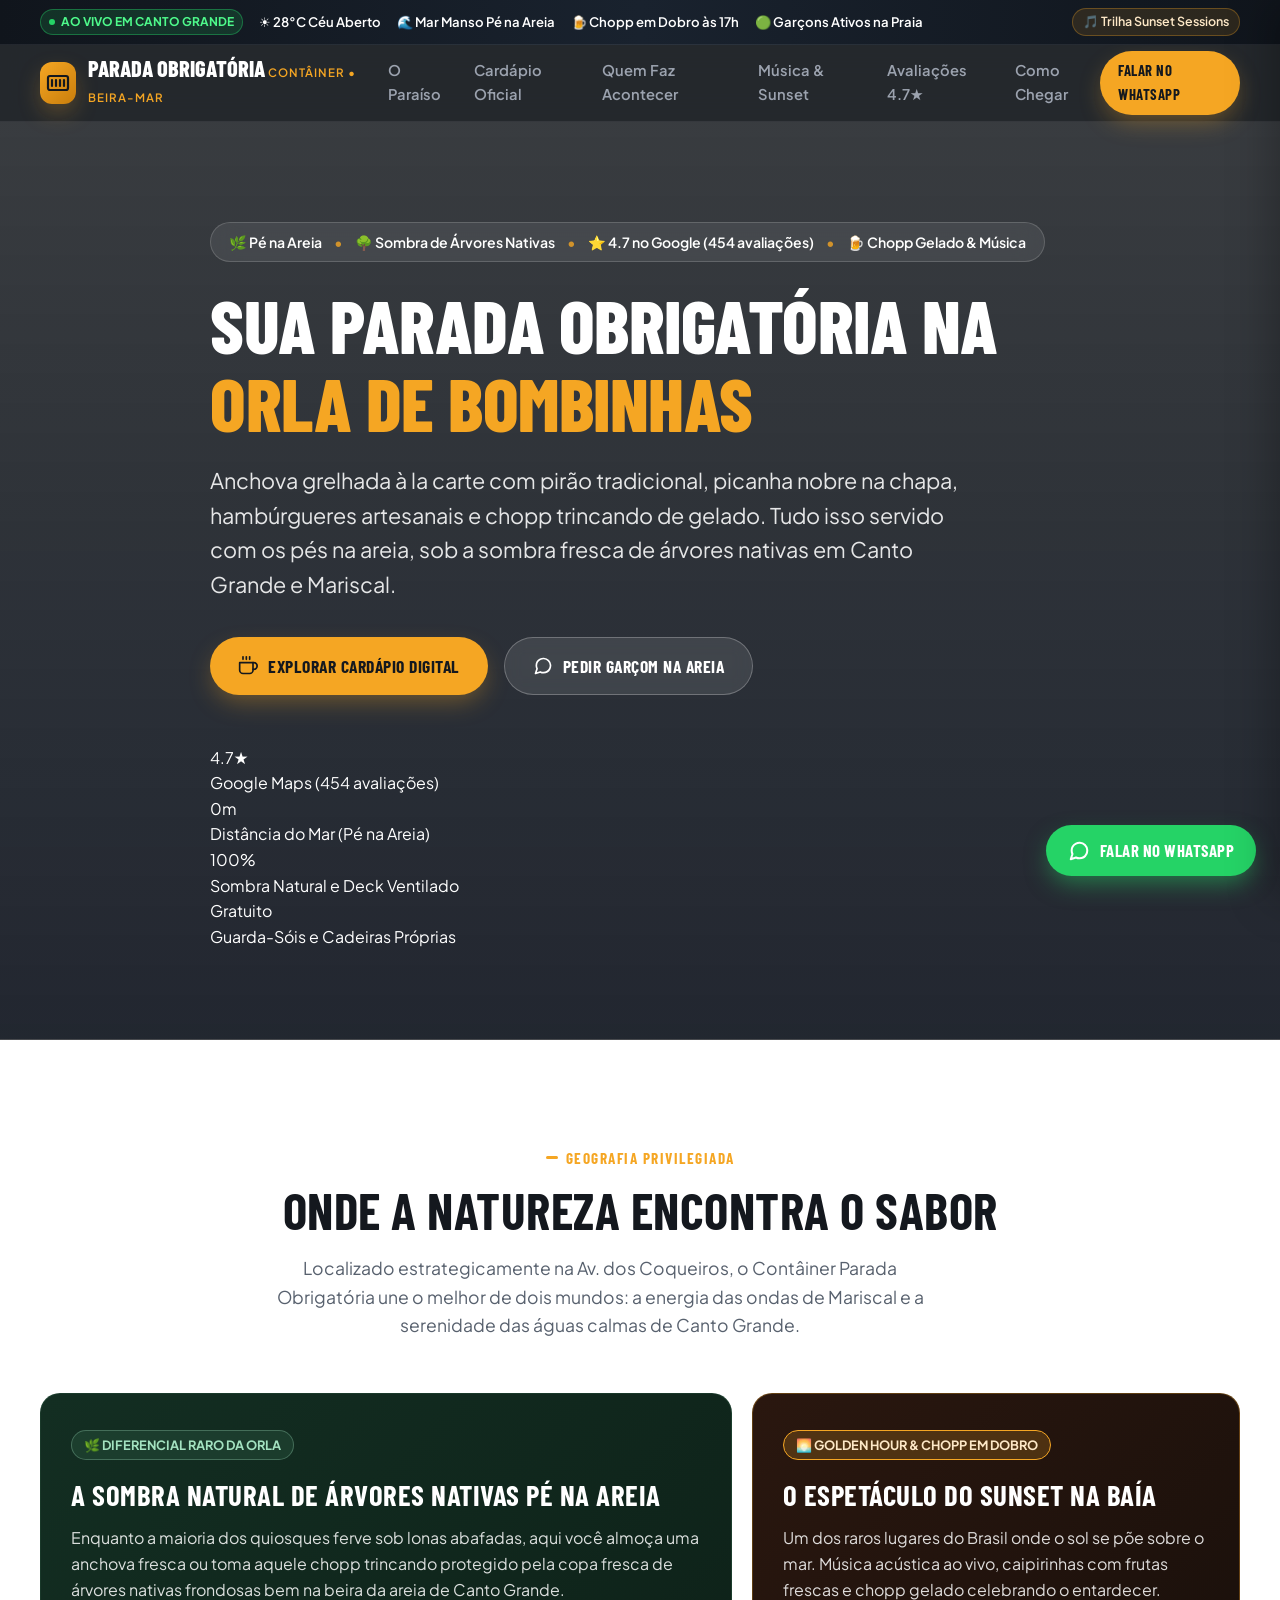
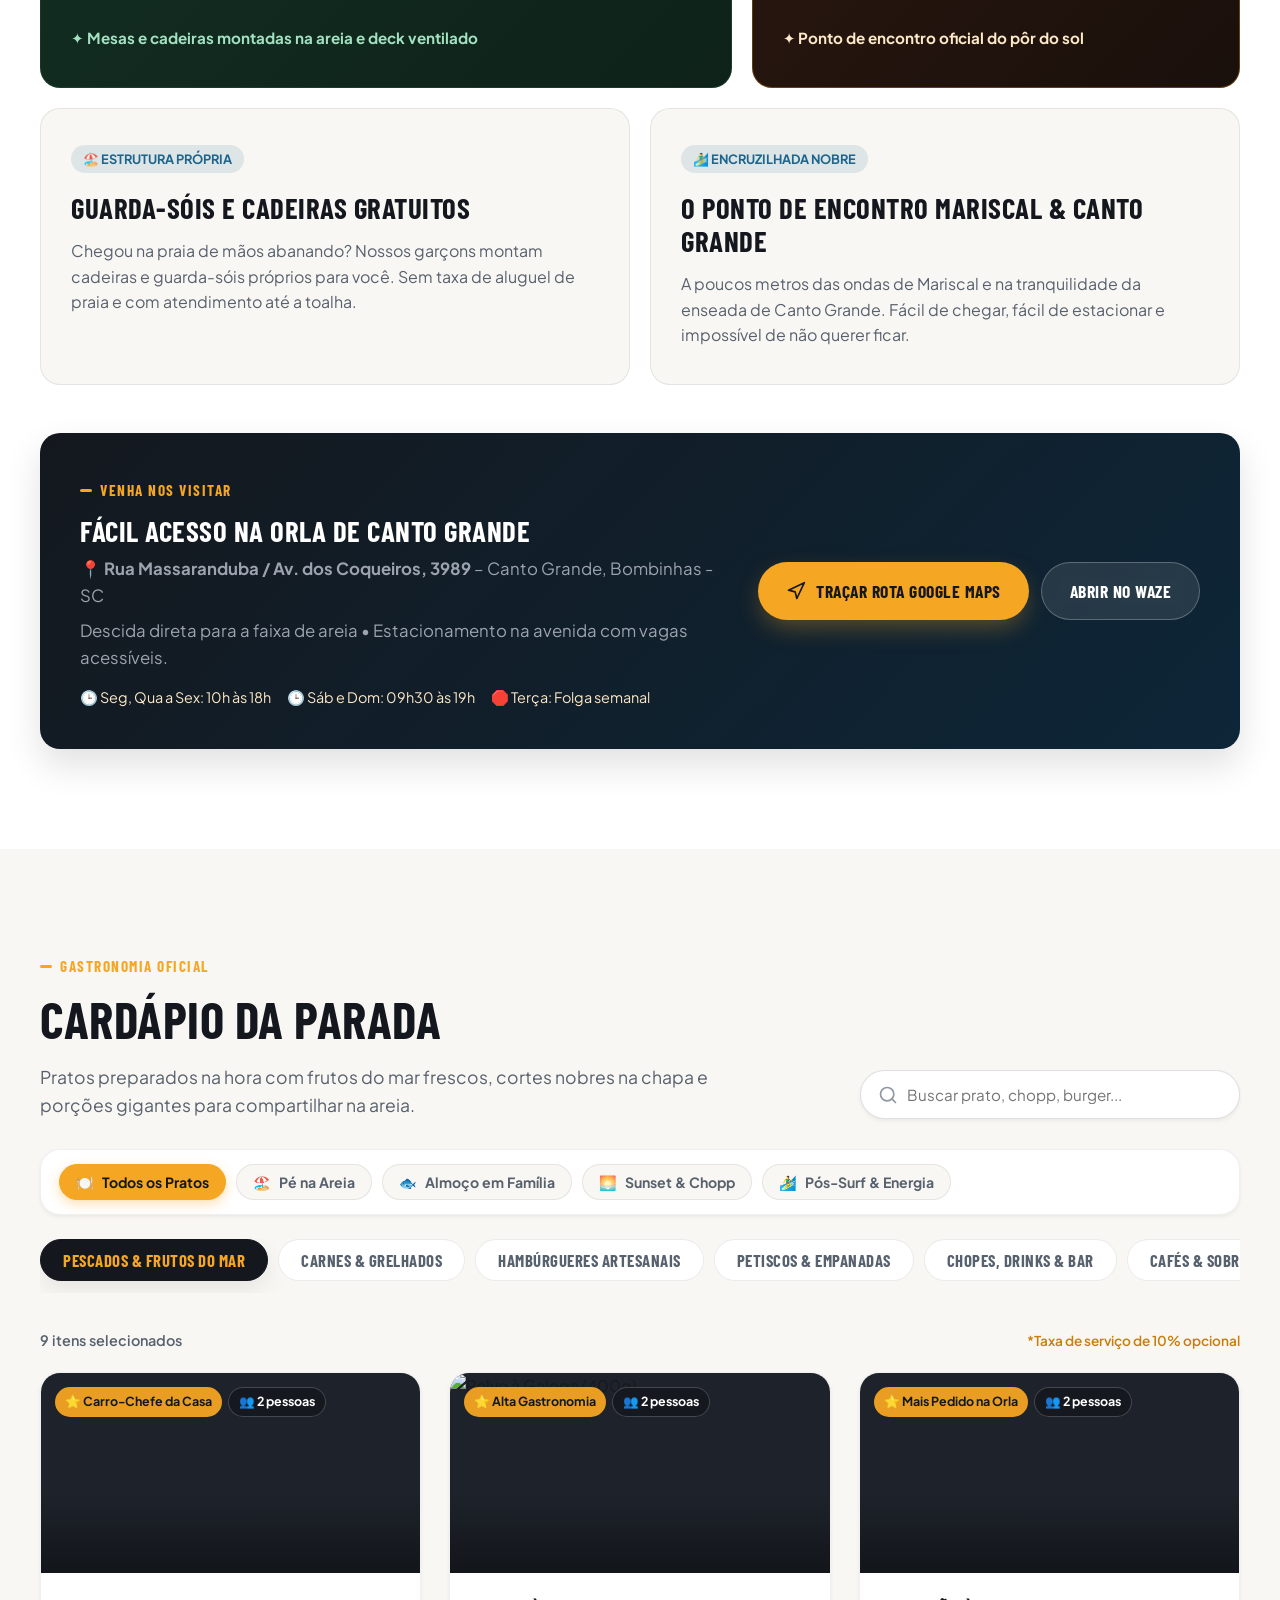
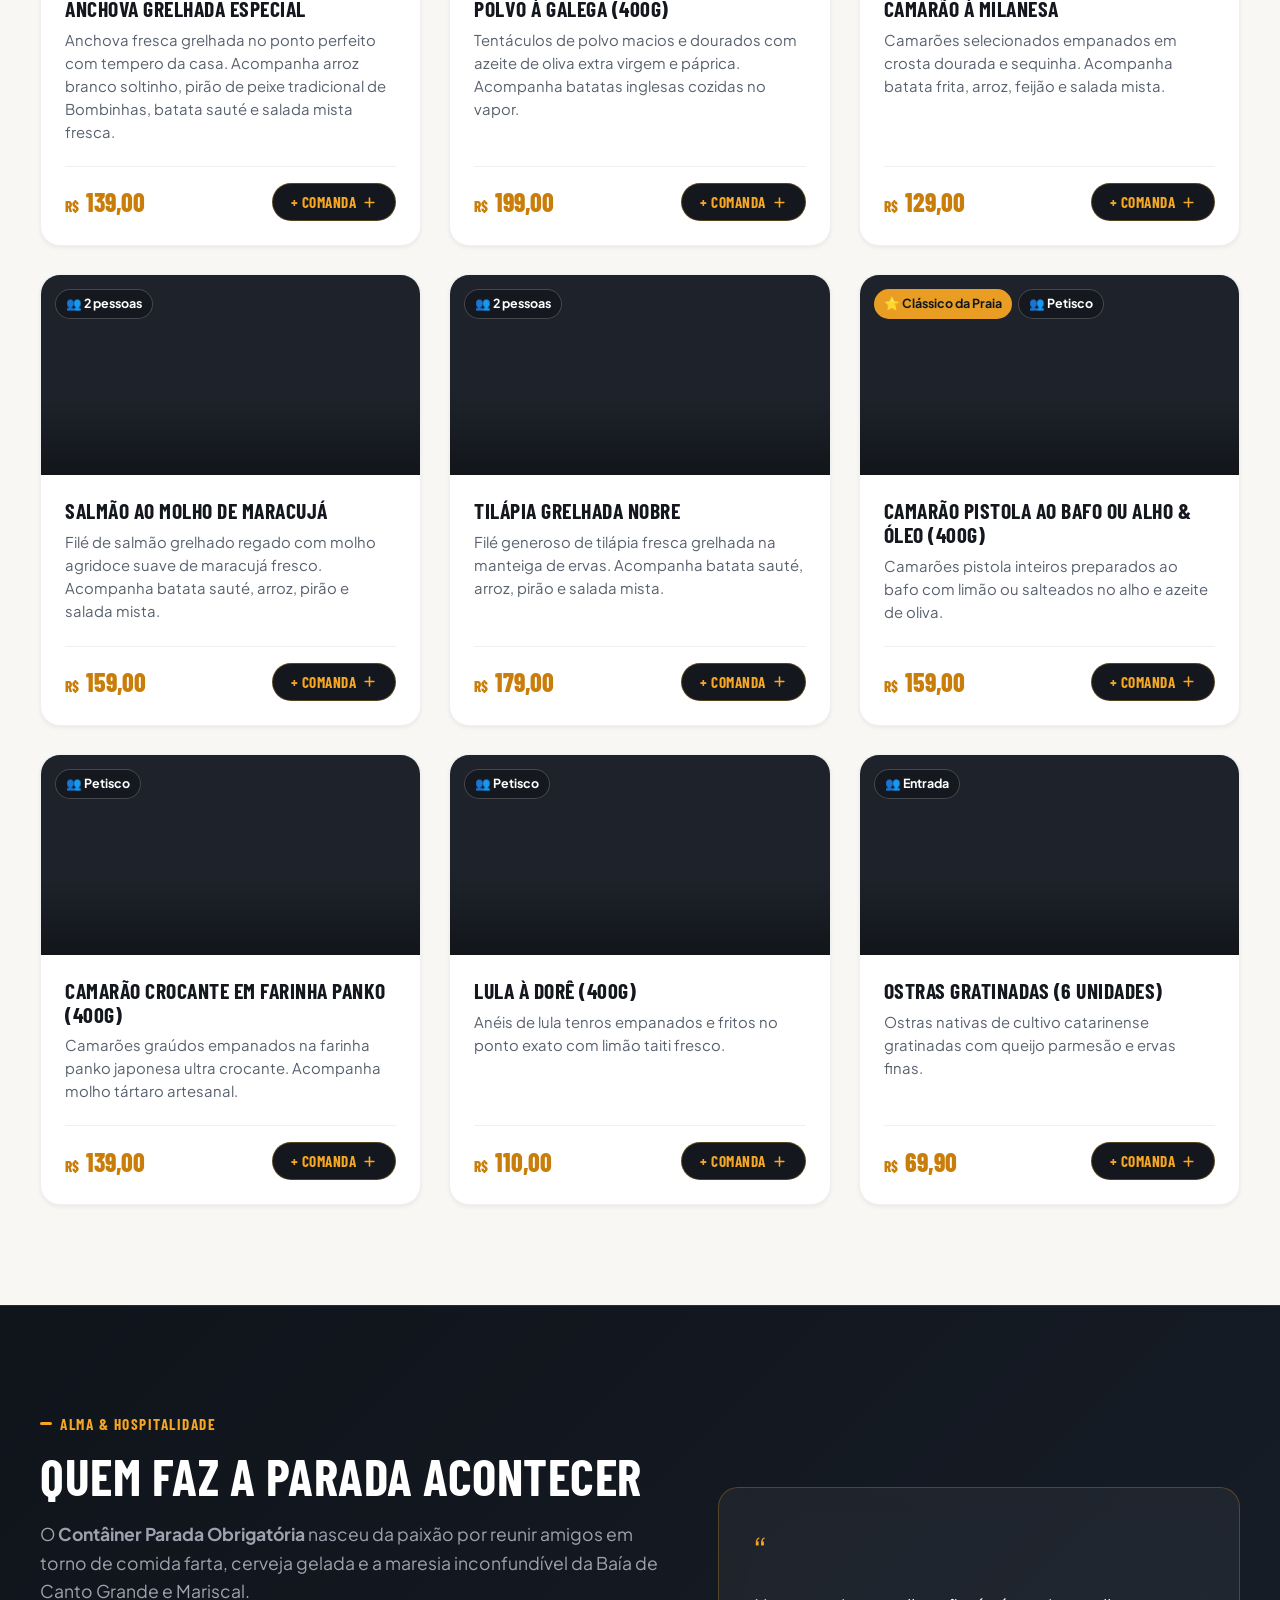
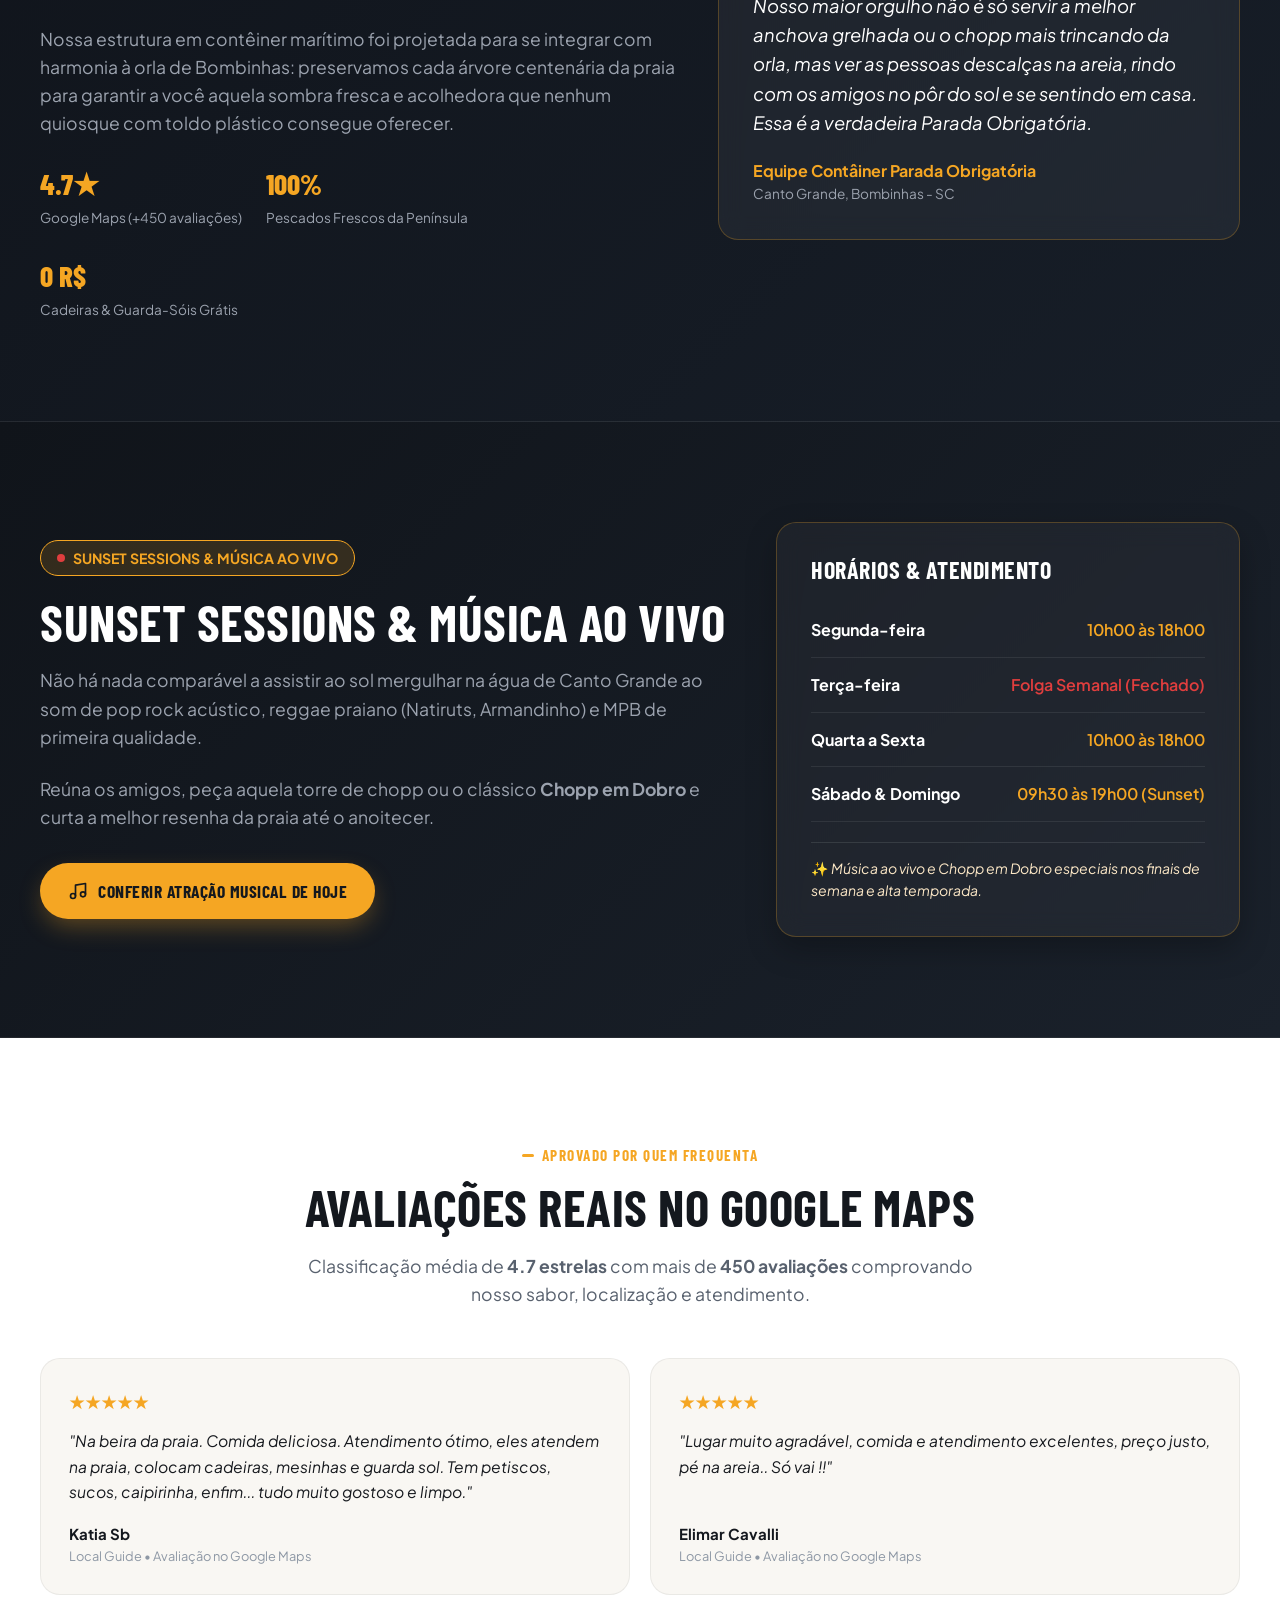
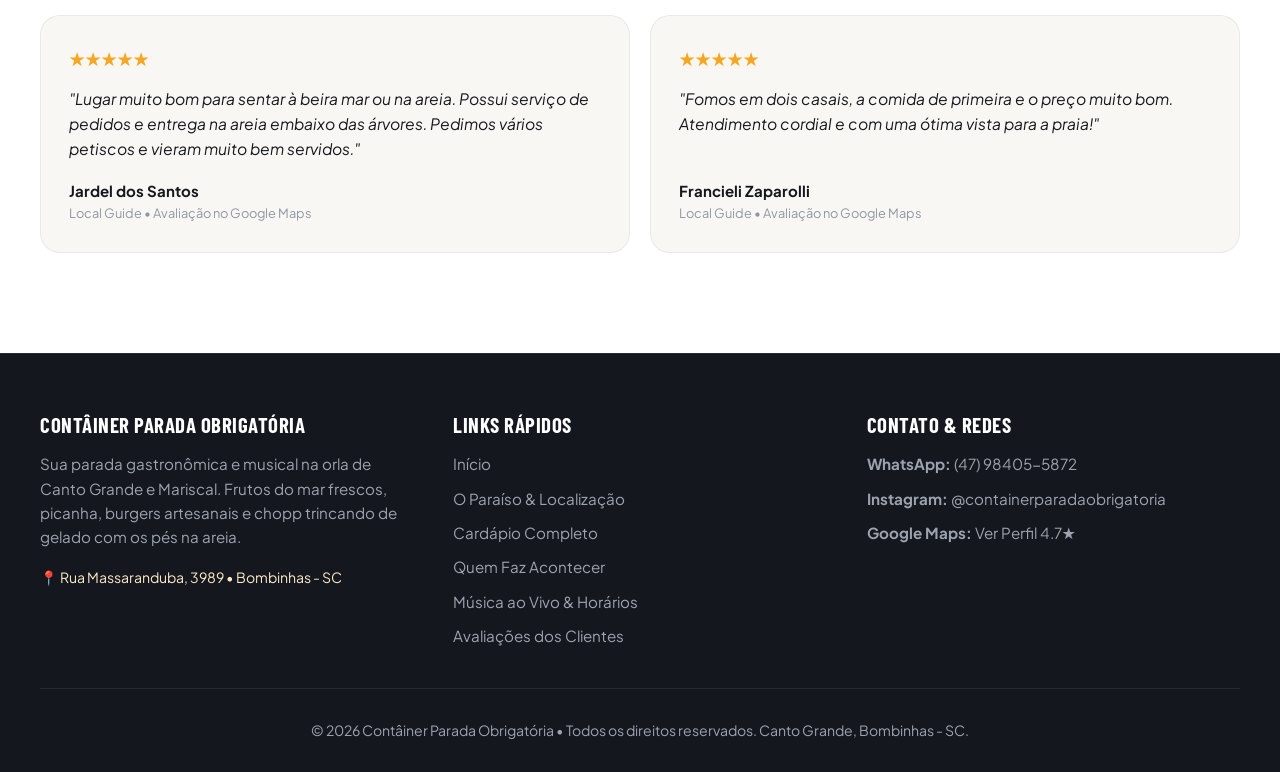
<file: src/index.html>
<!DOCTYPE html>
<html lang="pt-BR">
<head>
  <meta charset="UTF-8">
  <meta name="viewport" content="width=device-width, initial-scale=1.0">
  <title>Contâiner Parada Obrigatória | Restaurante & Petiscaria Pé na Areia em Bombinhas - SC</title>
  
  <!-- PWA & Mobile Meta Tags -->
  <link rel="manifest" href="./manifest.json">
  <meta name="theme-color" content="#12161C">
  <meta name="apple-mobile-web-app-capable" content="yes">
  <meta name="apple-mobile-web-app-status-bar-style" content="black-translucent">
  <meta name="apple-mobile-web-app-title" content="Contâiner Parada">

  <!-- SEO & OpenGraph Meta Tags -->
  <meta name="description" content="Restaurante e gastrobar beira-mar em Canto Grande / Mariscal, Bombinhas - SC. Anchova grelhada à la carte, picanha nobre, hambúrgueres artesanais, chopp trincando, sombra de árvores nativas e música ao vivo pé na areia.">
  <meta name="keywords" content="restaurante bombinhas, canto grande, mariscal, anchova grelhada, frutos do mar bombinhas, container parada obrigatoria, chopp beira mar, musica ao vivo bombinhas">
  <meta name="author" content="Contâiner Parada Obrigatória">
  <meta name="robots" content="index, follow">
  
  <meta property="og:type" content="restaurant">
  <meta property="og:title" content="Contâiner Parada Obrigatória | Sua Parada na Orla de Bombinhas">
  <meta property="og:description" content="Pé na areia sob sombra de árvores nativas! Anchova grelhada, picanha, burgers artesanais, chopp gelado e música ao vivo em Canto Grande.">
  <meta property="og:url" content="https://containerparadaobrigatoria.web.app">
  <meta property="og:image" content="https://lh3.googleusercontent.com/gps-cs-s/ANWiy9QlRjhACYg-tIsUpZpXEbgWNt5JgwL8dGF8FlA0pjjhNj8y-MZA4vlNCCmj78vxr0le2HrhOy15RnxWL4rq3_rG8RIcqYM8eotQzeQKIJyV6wi5kOQUW9Qnc5e8zcDmyTv44s9j=w1200-h630-k-no">
  <meta property="og:site_name" content="Contâiner Parada Obrigatória">
  
  <!-- Favicon SVG -->
  <link rel="icon" type="image/svg+xml" href="data:image/svg+xml,<svg xmlns='http://www.w3.org/2000/svg' viewBox='0 0 24 24' fill='%23F5A623'><rect x='2' y='4' width='20' height='16' rx='2' fill='%2314181E'/><path d='M6 8v8M10 8v8M14 8v8M18 8v8' stroke='%23F5A623' stroke-width='2'/></svg>">
  
  <!-- CSS Styles -->
  <link rel="stylesheet" href="./styles/tokens.css">
  <link rel="stylesheet" href="./styles/main.css">

  <!-- Schema.org Structured Data (JSON-LD) para SEO Local de Restaurante -->
  <script type="application/ld+json">
  {
    "@context": "https://schema.org",
    "@type": "Restaurant",
    "name": "Contâiner Parada Obrigatória",
    "image": "https://lh3.googleusercontent.com/gps-cs-s/ANWiy9QlRjhACYg-tIsUpZpXEbgWNt5JgwL8dGF8FlA0pjjhNj8y-MZA4vlNCCmj78vxr0le2HrhOy15RnxWL4rq3_rG8RIcqYM8eotQzeQKIJyV6wi5kOQUW9Qnc5e8zcDmyTv44s9j=w1200-h630-k-no",
    "address": {
      "@type": "PostalAddress",
      "streetAddress": "Rua Massaranduba, Av. dos Coqueiros, 3989",
      "addressLocality": "Bombinhas",
      "addressRegion": "SC",
      "postalCode": "88215-000",
      "addressCountry": "BR"
    },
    "geo": {
      "@type": "GeoCoordinates",
      "latitude": -27.1943197,
      "longitude": -48.4977553
    },
    "url": "https://containerparadaobrigatoria.web.app",
    "telephone": "+5547984055872",
    "servesCuisine": [
      "Frutos do Mar",
      "Culinária Litorânea",
      "Hambúrgueres Artesanais",
      "Petiscaria",
      "Choperia"
    ],
    "priceRange": "$$",
    "aggregateRating": {
      "@type": "AggregateRating",
      "ratingValue": "4.7",
      "reviewCount": "454"
    },
    "openingHoursSpecification": [
      {
        "@type": "OpeningHoursSpecification",
        "dayOfWeek": ["Wednesday", "Thursday", "Friday", "Monday"],
        "opens": "10:00",
        "closes": "18:00"
      },
      {
        "@type": "OpeningHoursSpecification",
        "dayOfWeek": ["Saturday", "Sunday"],
        "opens": "09:30",
        "closes": "19:00"
      }
    ],
    "amenityFeature": [
      { "@type": "LocationFeatureSpecification", "name": "Atendimento Pé na Areia", "value": true },
      { "@type": "LocationFeatureSpecification", "name": "Sombra Natural de Árvores", "value": true },
      { "@type": "LocationFeatureSpecification", "name": "Acessibilidade para Cadeira de Rodas", "value": true },
      { "@type": "LocationFeatureSpecification", "name": "Música ao Vivo", "value": true }
    ]
  }
  </script>
</head>
<body>

  <!-- ========================================================================
       LIVE BEACH RADAR (STATUS EM TEMPO REAL)
       ======================================================================== -->
  <aside class="beach-radar-bar" aria-label="Status ao vivo da orla">
    <div class="container beach-radar-content">
      <div class="beach-radar-items">
        <span class="radar-live-badge"><span class="radar-pulse-dot"></span> Ao Vivo em Canto Grande</span>
        <span class="radar-item">☀️ 28°C Céu Aberto</span>
        <span class="radar-item">🌊 Mar Manso Pé na Areia</span>
        <span class="radar-item">🍺 Chopp em Dobro às 17h</span>
        <span class="radar-item">🟢 Garçons Ativos na Praia</span>
      </div>
      <a href="https://open.spotify.com/playlist/37i9dQZF1DX4WYpdgoIcn6" target="_blank" rel="noopener noreferrer" class="btn-soundscape" title="Ouvir a trilha sonora de praia do restaurante no Spotify">
        <span>🎵 Trilha Sunset Sessions</span>
      </a>
    </div>
  </aside>

  <!-- ========================================================================
       HEADER / NAVBAR FIXA
       ======================================================================== -->
  <header class="site-header">
    <div class="container header-container">
      <a href="#inicio" class="brand-logo" aria-label="Contâiner Parada Obrigatória">
        <div class="brand-icon">
          <svg width="24" height="24" viewBox="0 0 24 24" fill="none" stroke="currentColor" stroke-width="2.2" stroke-linecap="round" stroke-linejoin="round">
            <rect x="2" y="5" width="20" height="14" rx="2"/>
            <line x1="6" y1="9" x2="6" y2="15"/>
            <line x1="10" y1="9" x2="10" y2="15"/>
            <line x1="14" y1="9" x2="14" y2="15"/>
            <line x1="18" y1="9" x2="18" y2="15"/>
          </svg>
        </div>
        <div class="brand-text">
          <span class="brand-title">PARADA OBRIGATÓRIA</span>
          <span class="brand-subtitle">CONTÂINER • BEIRA-MAR</span>
        </div>
      </a>

      <nav class="nav-menu" aria-label="Navegação principal">
        <a href="#paraiso" class="nav-link">O Paraíso</a>
        <a href="#cardapio" class="nav-link">Cardápio Oficial</a>
        <a href="#historia" class="nav-link">Quem Faz Acontecer</a>
        <a href="#musica" class="nav-link">Música & Sunset</a>
        <a href="#avaliacoes" class="nav-link">Avaliações 4.7★</a>
        <a href="#localizacao" class="nav-link">Como Chegar</a>
      </nav>

      <a href="https://wa.me/5547984055872?text=Ol%C3%A1!%20Gostaria%20de%20reservar%20uma%20mesa%20ou%20saber%20do%20atendimento%20na%20praia%20hoje!" target="_blank" rel="noopener noreferrer" class="btn btn-primary btn-sm">
        <span>Falar no WhatsApp</span>
      </a>
    </div>
  </header>

  <!-- ========================================================================
       HERO SECTION
       ======================================================================== -->
  <section id="inicio" class="hero-section">
    <div class="container hero-content">
      <div class="hero-status-bar">
        <span>🌿 Pé na Areia</span>
        <span class="hero-status-dot">•</span>
        <span>🌳 Sombra de Árvores Nativas</span>
        <span class="hero-status-dot">•</span>
        <span>⭐ 4.7 no Google (454 avaliações)</span>
        <span class="hero-status-dot">•</span>
        <span>🍺 Chopp Gelado & Música</span>
      </div>

      <h1 class="hero-title">
        SUA PARADA OBRIGATÓRIA NA <span>ORLA DE BOMBINHAS</span>
      </h1>

      <p class="hero-lead">
        Anchova grelhada à la carte com pirão tradicional, picanha nobre na chapa, hambúrgueres artesanais e chopp trincando de gelado. Tudo isso servido com os pés na areia, sob a sombra fresca de árvores nativas em Canto Grande e Mariscal.
      </p>

      <div class="hero-actions">
        <a href="#cardapio" class="btn btn-primary btn-lg">
          <svg width="20" height="20" viewBox="0 0 24 24" fill="none" stroke="currentColor" stroke-width="2" stroke-linecap="round" stroke-linejoin="round">
            <path d="M18 8h1a4 4 0 0 1 0 8h-1"/>
            <path d="M2 8h16v9a4 4 0 0 1-4 4H6a4 4 0 0 1-4-4V8z"/>
            <line x1="6" y1="1" x2="6" y2="4"/>
            <line x1="10" y1="1" x2="10" y2="4"/>
            <line x1="14" y1="1" x2="14" y2="4"/>
          </svg>
          <span>Explorar Cardápio Digital</span>
        </a>
        <a href="https://wa.me/5547984055872?text=Ol%C3%A1!%20Estou%20na%20praia%20e%20gostaria%20de%20atendimento%20na%20areia!" target="_blank" rel="noopener noreferrer" class="btn btn-secondary btn-lg">
          <svg width="20" height="20" viewBox="0 0 24 24" fill="none" stroke="currentColor" stroke-width="2" stroke-linecap="round" stroke-linejoin="round">
            <path d="M21 11.5a8.38 8.38 0 0 1-.9 3.8 8.5 8.5 0 0 1-7.6 4.7 8.38 8.38 0 0 1-3.8-.9L3 21l1.9-5.7a8.38 8.38 0 0 1-.9-3.8 8.5 8.5 0 0 1 4.7-7.6 8.38 8.38 0 0 1 3.8-.9h.5a8.48 8.48 0 0 1 8 8v.5z"/>
          </svg>
          <span>Pedir Garçom na Areia</span>
        </a>
      </div>

      <!-- Métricas de Destaque / Prova Rápida -->
      <div class="hero-stats-grid">
        <div class="stat-card">
          <div class="stat-number">4.7★</div>
          <div class="stat-label">Google Maps (454 avaliações)</div>
        </div>
        <div class="stat-card">
          <div class="stat-number">0m</div>
          <div class="stat-label">Distância do Mar (Pé na Areia)</div>
        </div>
        <div class="stat-card">
          <div class="stat-number">100%</div>
          <div class="stat-label">Sombra Natural e Deck Ventilado</div>
        </div>
        <div class="stat-card">
          <div class="stat-number">Gratuito</div>
          <div class="stat-label">Guarda-Sóis e Cadeiras Próprias</div>
        </div>
      </div>
    </div>
  </section>

  <!-- ========================================================================
       SEÇÃO: O PARAÍSO & BENTO GRID DE VALORIZAÇÃO DO LOCAL
       ======================================================================== -->
  <section id="paraiso" class="location-section">
    <div class="container">
      <div class="location-header">
        <span class="section-tag">Geografia Privilegiada</span>
        <h2 class="section-title">ONDE A NATUREZA ENCONTRA O SABOR</h2>
        <p class="section-desc">
          Localizado estrategicamente na Av. dos Coqueiros, o Contâiner Parada Obrigatória une o melhor de dois mundos: a energia das ondas de Mariscal e a serenidade das águas calmas de Canto Grande.
        </p>
      </div>

      <div class="bento-grid">
        <div class="bento-card bento-card-hero">
          <div>
            <span class="bento-badge green">🌿 Diferencial Raro da Orla</span>
            <h3 class="bento-title">A Sombra Natural de Árvores Nativas Pé na Areia</h3>
            <p class="bento-desc">
              Enquanto a maioria dos quiosques ferve sob lonas abafadas, aqui você almoça uma anchova fresca ou toma aquele chopp trincando protegido pela copa fresca de árvores nativas frondosas bem na beira da areia de Canto Grande.
            </p>
          </div>
          <div style="margin-top: 24px; font-weight: 700; color: #A3E2C0; font-size: 0.95rem;">
            ✦ Mesas e cadeiras montadas na areia e deck ventilado
          </div>
        </div>

        <div class="bento-card bento-card-sunset">
          <div>
            <span class="bento-badge amber">🌅 Golden Hour & Chopp em Dobro</span>
            <h3 class="bento-title">O Espetáculo do Sunset na Baía</h3>
            <p class="bento-desc">
              Um dos raros lugares do Brasil onde o sol se põe sobre o mar. Música acústica ao vivo, caipirinhas com frutas frescas e chopp gelado celebrando o entardecer.
            </p>
          </div>
          <div style="margin-top: 24px; font-weight: 700; color: var(--color-gold-light); font-size: 0.95rem;">
            ✦ Ponto de encontro oficial do pôr do sol
          </div>
        </div>

        <div class="bento-card bento-card-structure">
          <div>
            <span class="bento-badge blue">🏖️ Estrutura Própria</span>
            <h3 class="bento-title">Guarda-Sóis e Cadeiras Gratuitos</h3>
            <p class="bento-desc">
              Chegou na praia de mãos abanando? Nossos garçons montam cadeiras e guarda-sóis próprios para você. Sem taxa de aluguel de praia e com atendimento até a toalha.
            </p>
          </div>
        </div>

        <div class="bento-card bento-card-meeting">
          <div>
            <span class="bento-badge blue">🏄‍♂️ Encruzilhada Nobre</span>
            <h3 class="bento-title">O Ponto de Encontro Mariscal & Canto Grande</h3>
            <p class="bento-desc">
              A poucos metros das ondas de Mariscal e na tranquilidade da enseada de Canto Grande. Fácil de chegar, fácil de estacionar e impossível de não querer ficar.
            </p>
          </div>
        </div>
      </div>

      <!-- Banner de Endereço & Rotas GPS -->
      <div class="location-access-banner" id="localizacao">
        <div class="access-info">
          <span class="section-tag" style="color: var(--color-gold-amber);">Venha nos Visitar</span>
          <h3>FÁCIL ACESSO NA ORLA DE CANTO GRANDE</h3>
          <p>📍 <strong>Rua Massaranduba / Av. dos Coqueiros, 3989</strong> – Canto Grande, Bombinhas - SC</p>
          <p>Descida direta para a faixa de areia • Estacionamento na avenida com vagas acessíveis.</p>
          <div class="access-meta">
            <span>🕒 Seg, Qua a Sex: 10h às 18h</span>
            <span>🕒 Sáb e Dom: 09h30 às 19h</span>
            <span>🛑 Terça: Folga semanal</span>
          </div>
        </div>

        <div class="access-buttons">
          <a href="https://www.google.com/maps/dir/?api=1&destination=-27.1943197,-48.4977553" target="_blank" rel="noopener noreferrer" class="btn btn-primary">
            <svg width="20" height="20" viewBox="0 0 24 24" fill="none" stroke="currentColor" stroke-width="2" stroke-linecap="round" stroke-linejoin="round">
              <polygon points="3 11 22 2 13 21 11 13 3 11"/>
            </svg>
            <span>Traçar Rota Google Maps</span>
          </a>
          <a href="https://waze.com/ul?ll=-27.1943197,-48.4977553&navigate=yes" target="_blank" rel="noopener noreferrer" class="btn btn-secondary">
            <span>Abrir no Waze</span>
          </a>
        </div>
      </div>
    </div>
  </section>

  <!-- ========================================================================
       SEÇÃO: CARDÁPIO DIGITAL INTERATIVO COM COMANDA
       ======================================================================== -->
  <section id="cardapio" class="menu-section">
    <div class="container">
      <div class="menu-header-bar">
        <div>
          <span class="section-tag">Gastronomia Oficial</span>
          <h2 class="section-title">CARDÁPIO DA PARADA</h2>
          <p class="section-desc">
            Pratos preparados na hora com frutos do mar frescos, cortes nobres na chapa e porções gigantes para compartilhar na areia.
          </p>
        </div>

        <div class="menu-search-wrapper">
          <svg class="search-icon" width="20" height="20" viewBox="0 0 24 24" fill="none" stroke="currentColor" stroke-width="2" stroke-linecap="round" stroke-linejoin="round">
            <circle cx="11" cy="11" r="8"/>
            <line x1="21" y1="21" x2="16.65" y2="16.65"/>
          </svg>
          <input type="text" id="menu-search" class="menu-search-input" placeholder="Buscar prato, chopp, burger..." aria-label="Buscar pratos no cardápio">
        </div>
      </div>

      <!-- Filtros por Ocasião / Momento de Consumo -->
      <div class="occasion-pills-nav" id="occasion-pills" role="region" aria-label="Filtrar por ocasião de consumo">
        <!-- Renderizado dinamicamente pelo menu.js -->
      </div>

      <!-- Abas de Categorias Tradicionais -->
      <div class="menu-tabs-wrapper">
        <div class="menu-tabs-nav" id="menu-tabs" role="tablist">
          <!-- Renderizado dinamicamente pelo menu.js -->
        </div>
      </div>

      <div style="display: flex; justify-content: space-between; align-items: center; margin-bottom: 20px; flex-wrap: wrap; gap: 10px;">
        <span id="menu-counter" style="font-size: 0.9rem; color: var(--color-text-secondary); font-weight: 600;">Carregando pratos...</span>
        <span style="font-size: 0.85rem; color: var(--color-gold-dark); font-weight: 600;">*Taxa de serviço de 10% opcional</span>
      </div>

      <!-- Grid dos Pratos -->
      <div class="menu-items-grid" id="menu-items-grid">
        <!-- Renderizado dinamicamente pelo menu.js -->
      </div>
    </div>
  </section>

  <!-- ========================================================================
       SEÇÃO: QUEM FAZ A PARADA ACONTECER (STORYTELLING & IDENTIDADE HUMANA)
       ======================================================================== -->
  <section id="historia" class="story-section">
    <div class="container story-box">
      <div>
        <span class="section-tag" style="color: var(--color-gold-amber);">Alma & Hospitalidade</span>
        <h2 class="section-title light">QUEM FAZ A PARADA ACONTECER</h2>
        <p class="section-desc light" style="margin-bottom: 20px;">
          O <strong>Contâiner Parada Obrigatória</strong> nasceu da paixão por reunir amigos em torno de comida farta, cerveja gelada e a maresia inconfundível da Baía de Canto Grande e Mariscal.
        </p>
        <p class="section-desc light" style="margin-bottom: 24px;">
          Nossa estrutura em contêiner marítimo foi projetada para se integrar com harmonia à orla de Bombinhas: preservamos cada árvore centenária da praia para garantir a você aquela sombra fresca e acolhedora que nenhum quiosque com toldo plástico consegue oferecer.
        </p>
        <div style="display: flex; gap: 24px; flex-wrap: wrap;">
          <div>
            <div style="font-family: var(--font-display); font-size: 1.8rem; font-weight: 800; color: var(--color-gold-amber);">4.7★</div>
            <div style="font-size: 0.85rem; color: var(--color-text-light-muted);">Google Maps (+450 avaliações)</div>
          </div>
          <div>
            <div style="font-family: var(--font-display); font-size: 1.8rem; font-weight: 800; color: var(--color-gold-amber);">100%</div>
            <div style="font-size: 0.85rem; color: var(--color-text-light-muted);">Pescados Frescos da Península</div>
          </div>
          <div>
            <div style="font-family: var(--font-display); font-size: 1.8rem; font-weight: 800; color: var(--color-gold-amber);">0 R$</div>
            <div style="font-size: 0.85rem; color: var(--color-text-light-muted);">Cadeiras & Guarda-Sóis Grátis</div>
          </div>
        </div>
      </div>

      <div class="story-quote-card">
        <div style="font-size: 2.2rem; margin-bottom: 12px; color: var(--color-gold-amber);">“</div>
        <p class="story-quote-text">
          Nosso maior orgulho não é só servir a melhor anchova grelhada ou o chopp mais trincando da orla, mas ver as pessoas descalças na areia, rindo com os amigos no pôr do sol e se sentindo em casa. Essa é a verdadeira Parada Obrigatória.
        </p>
        <div class="story-quote-author">Equipe Contâiner Parada Obrigatória</div>
        <div class="story-quote-role">Canto Grande, Bombinhas - SC</div>
      </div>
    </div>
  </section>

  <!-- ========================================================================
       SEÇÃO: MÚSICA AO VIVO & SUNSET SESSIONS
       ======================================================================== -->
  <section id="musica" class="music-section">
    <div class="container music-box">
      <div>
        <div class="music-badge">
          <span class="pulse-dot"></span>
          <span>Sunset Sessions & Música ao Vivo</span>
        </div>
        <h2 class="section-title light">SUNSET SESSIONS & MÚSICA AO VIVO</h2>
        <p class="section-desc light" style="margin-bottom: 24px;">
          Não há nada comparável a assistir ao sol mergulhar na água de Canto Grande ao som de pop rock acústico, reggae praiano (Natiruts, Armandinho) e MPB de primeira qualidade.
        </p>
        <p class="section-desc light" style="margin-bottom: 32px;">
          Reúna os amigos, peça aquela torre de chopp ou o clássico <strong>Chopp em Dobro</strong> e curta a melhor resenha da praia até o anoitecer.
        </p>

        <a href="https://wa.me/5547984055872?text=Ol%C3%A1!%20Qual%20%C3%A9%20a%20programa%C3%A7%C3%A3o%20musical%20deste%20final%20de%20semana?" target="_blank" rel="noopener noreferrer" class="btn btn-primary">
          <svg width="20" height="20" viewBox="0 0 24 24" fill="none" stroke="currentColor" stroke-width="2" stroke-linecap="round" stroke-linejoin="round">
            <path d="M9 18V5l12-2v13"/>
            <circle cx="6" cy="18" r="3"/>
            <circle cx="18" cy="16" r="3"/>
          </svg>
          <span>Conferir Atração Musical de Hoje</span>
        </a>
      </div>

      <div class="music-card-schedule">
        <h3 style="font-size: 1.5rem; margin-bottom: 20px; color: #FFFFFF; font-family: var(--font-display);">HORÁRIOS & ATENDIMENTO</h3>
        <div class="schedule-item">
          <span class="schedule-day">Segunda-feira</span>
          <span class="schedule-hours">10h00 às 18h00</span>
        </div>
        <div class="schedule-item">
          <span class="schedule-day">Terça-feira</span>
          <span class="schedule-hours" style="color: #E03E3E;">Folga Semanal (Fechado)</span>
        </div>
        <div class="schedule-item">
          <span class="schedule-day">Quarta a Sexta</span>
          <span class="schedule-hours">10h00 às 18h00</span>
        </div>
        <div class="schedule-item">
          <span class="schedule-day">Sábado & Domingo</span>
          <span class="schedule-hours">09h30 às 19h00 (Sunset)</span>
        </div>
        <div style="margin-top: 20px; padding-top: 14px; border-top: 1px solid rgba(255, 255, 255, 0.1); font-size: 0.88rem; color: var(--color-gold-light);">
          ✨ <em>Música ao vivo e Chopp em Dobro especiais nos finais de semana e alta temporada.</em>
        </div>
      </div>
    </div>
  </section>

  <!-- ========================================================================
       SEÇÃO: AVALIAÇÕES & PROVA SOCIAL GOOGLE MAPS
       ======================================================================== -->
  <section id="avaliacoes" class="reviews-section">
    <div class="container">
      <div style="text-align: center; max-width: 680px; margin: 0 auto 50px;">
        <span class="section-tag">Aprovado por Quem Frequenta</span>
        <h2 class="section-title">AVALIAÇÕES REAIS NO GOOGLE MAPS</h2>
        <p class="section-desc" style="margin: 0 auto;">
          Classificação média de <strong>4.7 estrelas</strong> com mais de <strong>450 avaliações</strong> comprovando nosso sabor, localização e atendimento.
        </p>
      </div>

      <div class="reviews-grid">
        <div class="review-card">
          <div>
            <div class="review-stars">★★★★★</div>
            <p class="review-text">
              "Na beira da praia. Comida deliciosa. Atendimento ótimo, eles atendem na praia, colocam cadeiras, mesinhas e guarda sol. Tem petiscos, sucos, caipirinha, enfim... tudo muito gostoso e limpo."
            </p>
          </div>
          <div>
            <div class="review-author">Katia Sb</div>
            <div class="review-badge">Local Guide • Avaliação no Google Maps</div>
          </div>
        </div>

        <div class="review-card">
          <div>
            <div class="review-stars">★★★★★</div>
            <p class="review-text">
              "Lugar muito agradável, comida e atendimento excelentes, preço justo, pé na areia.. Só vai !!"
            </p>
          </div>
          <div>
            <div class="review-author">Elimar Cavalli</div>
            <div class="review-badge">Local Guide • Avaliação no Google Maps</div>
          </div>
        </div>

        <div class="review-card">
          <div>
            <div class="review-stars">★★★★★</div>
            <p class="review-text">
              "Lugar muito bom para sentar à beira mar ou na areia. Possui serviço de pedidos e entrega na areia embaixo das árvores. Pedimos vários petiscos e vieram muito bem servidos."
            </p>
          </div>
          <div>
            <div class="review-author">Jardel dos Santos</div>
            <div class="review-badge">Local Guide • Avaliação no Google Maps</div>
          </div>
        </div>

        <div class="review-card">
          <div>
            <div class="review-stars">★★★★★</div>
            <p class="review-text">
              "Fomos em dois casais, a comida de primeira e o preço muito bom. Atendimento cordial e com uma ótima vista para a praia!"
            </p>
          </div>
          <div>
            <div class="review-author">Francieli Zaparolli</div>
            <div class="review-badge">Local Guide • Avaliação no Google Maps</div>
          </div>
        </div>
      </div>
    </div>
  </section>

  <!-- ========================================================================
       FOOTER
       ======================================================================== -->
  <footer class="site-footer">
    <div class="container">
      <div class="footer-grid">
        <div>
          <h3 class="footer-title">CONTÂINER PARADA OBRIGATÓRIA</h3>
          <p style="font-size: 0.95rem; line-height: 1.6; margin-bottom: 16px;">
            Sua parada gastronômica e musical na orla de Canto Grande e Mariscal. Frutos do mar frescos, picanha, burgers artesanais e chopp trincando de gelado com os pés na areia.
          </p>
          <p style="font-size: 0.88rem; color: var(--color-gold-light);">
            📍 Rua Massaranduba, 3989 • Bombinhas - SC
          </p>
        </div>

        <div>
          <h3 class="footer-title">LINKS RÁPIDOS</h3>
          <ul class="footer-links">
            <li><a href="#inicio">Início</a></li>
            <li><a href="#paraiso">O Paraíso & Localização</a></li>
            <li><a href="#cardapio">Cardápio Completo</a></li>
            <li><a href="#historia">Quem Faz Acontecer</a></li>
            <li><a href="#musica">Música ao Vivo & Horários</a></li>
            <li><a href="#avaliacoes">Avaliações dos Clientes</a></li>
          </ul>
        </div>

        <div>
          <h3 class="footer-title">CONTATO & REDES</h3>
          <ul class="footer-links">
            <li>
              <strong>WhatsApp:</strong> 
              <a href="https://wa.me/5547984055872" target="_blank" rel="noopener noreferrer">(47) 98405-5872</a>
            </li>
            <li>
              <strong>Instagram:</strong> 
              <a href="https://www.instagram.com/containerparadaobrigatoria/" target="_blank" rel="noopener noreferrer">@containerparadaobrigatoria</a>
            </li>
            <li>
              <strong>Google Maps:</strong> 
              <a href="https://www.google.com/maps/place/Container+Parada+Obrigat%C3%B3ria/@-27.1943197,-48.4977553,17z" target="_blank" rel="noopener noreferrer">Ver Perfil 4.7★</a>
            </li>
          </ul>
        </div>
      </div>

      <div class="footer-bottom">
        <p>&copy; 2026 Contâiner Parada Obrigatória • Todos os direitos reservados. Canto Grande, Bombinhas - SC.</p>
      </div>
    </div>
  </footer>

  <!-- ========================================================================
       BOTÃO FLUTUANTE DE WHATSAPP (FAB)
       ======================================================================== -->
  <a href="https://wa.me/5547984055872?text=Ol%C3%A1!%20Estou%20no%20site%20e%20gostaria%20de%20atendimento%20para%20mesa%20ou%20na%20praia!" target="_blank" rel="noopener noreferrer" class="whatsapp-fab" aria-label="Falar conosco no WhatsApp">
    <svg width="22" height="22" viewBox="0 0 24 24" fill="none" stroke="currentColor" stroke-width="2.2" stroke-linecap="round" stroke-linejoin="round">
      <path d="M21 11.5a8.38 8.38 0 0 1-.9 3.8 8.5 8.5 0 0 1-7.6 4.7 8.38 8.38 0 0 1-3.8-.9L3 21l1.9-5.7a8.38 8.38 0 0 1-.9-3.8 8.5 8.5 0 0 1 4.7-7.6 8.38 8.38 0 0 1 3.8-.9h.5a8.48 8.48 0 0 1 8 8v.5z"/>
    </svg>
    <span>Falar no WhatsApp</span>
  </a>

  <!-- ========================================================================
       BOTÃO FLUTUANTE DA COMANDA DIGITAL (CARRINHO DE PRAIA)
       ======================================================================== -->
  <button type="button" id="cart-fab" class="cart-fab" aria-label="Abrir Minha Comanda de Praia">
    <span style="font-size: 1.2rem;">🛒</span>
    <span>Minha Comanda</span>
    <span id="cart-badge" class="cart-badge-count">0</span>
  </button>

  <!-- Overlay e Drawer da Comanda Digital -->
  <div id="cart-overlay" class="cart-overlay" aria-hidden="true"></div>

  <aside id="cart-drawer" class="cart-drawer" role="dialog" aria-modal="true" aria-labelledby="cart-title">
    <div class="cart-header">
      <div class="cart-header-title" id="cart-title">
        <span>🏖️</span>
        <span>Comanda de Praia</span>
      </div>
      <button type="button" id="btn-close-cart" class="cart-close-btn" aria-label="Fechar Comanda">&times;</button>
    </div>

    <div class="cart-body">
      <!-- Estado Vazio -->
      <div id="cart-empty-state" class="cart-empty-state">
        <div style="font-size: 3rem; margin-bottom: 12px;">🍽️</div>
        <h4 style="font-size: 1.2rem; color: var(--color-container-dark); margin-bottom: 8px;">Sua comanda está vazia</h4>
        <p>Clique em <strong>+ Comanda</strong> nos pratos ou bebidas do cardápio para pedir direto da sua cadeira ou mesa!</p>
      </div>

      <!-- Lista de Itens Adicionados -->
      <div id="cart-items-list" class="cart-items-list"></div>

      <!-- Bloco com Opções de Atendimento e Totais -->
      <div id="cart-footer-block" style="display: none;">
        <div class="cart-location-box">
          <label class="cart-location-label">📍 Onde você está sentado?</label>
          <div class="cart-radio-group">
            <label style="cursor: pointer; display: flex; align-items: center; gap: 6px;">
              <input type="radio" name="cart-location-type" value="areia" checked>
              <span>🏖️ Areia (Cadeira / Guarda-sol)</span>
            </label>
            <label style="cursor: pointer; display: flex; align-items: center; gap: 6px;">
              <input type="radio" name="cart-location-type" value="deck">
              <span>🪵 Mesa no Deck</span>
            </label>
          </div>
          <input type="text" id="cart-location-ref" class="cart-input-field" placeholder="Ex: Guarda-sol azul perto da árvore" maxlength="80">
        </div>

        <div style="margin-bottom: 18px;">
          <label for="cart-notes" style="font-size: 0.88rem; font-weight: 700; color: var(--color-container-dark); margin-bottom: 6px; display: block;">📝 Observações / Ponto da Carne:</label>
          <input type="text" id="cart-notes" class="cart-input-field" placeholder="Ex: Ao ponto, sem cebola, limão extra" maxlength="120">
        </div>

        <div class="cart-footer" style="padding: 0; box-shadow: none; border-top: none;">
          <div class="cart-summary-line">
            <span>Subtotal:</span>
            <strong id="cart-subtotal">R$ 0,00</strong>
          </div>
          <div class="cart-summary-line" style="align-items: center;">
            <label style="display: flex; align-items: center; gap: 6px; cursor: pointer; font-size: 0.88rem;">
              <input type="checkbox" id="cart-service-check" checked>
              <span>Taxa de serviço na praia (10% opcional):</span>
            </label>
            <strong id="cart-tax">R$ 0,00</strong>
          </div>
          <div class="cart-summary-line total">
            <span>TOTAL:</span>
            <strong id="cart-total" style="color: var(--color-gold-dark);">R$ 0,00</strong>
          </div>

          <button type="button" id="btn-send-whatsapp-order" class="btn-send-order">
            <svg width="22" height="22" viewBox="0 0 24 24" fill="none" stroke="currentColor" stroke-width="2.2" stroke-linecap="round" stroke-linejoin="round">
              <path d="M21 11.5a8.38 8.38 0 0 1-.9 3.8 8.5 8.5 0 0 1-7.6 4.7 8.38 8.38 0 0 1-3.8-.9L3 21l1.9-5.7a8.38 8.38 0 0 1-.9-3.8 8.5 8.5 0 0 1 4.7-7.6 8.38 8.38 0 0 1 3.8-.9h.5a8.48 8.48 0 0 1 8 8v.5z"/>
            </svg>
            <span>Enviar Pedido pelo WhatsApp</span>
          </button>
          <p style="font-size: 0.76rem; color: var(--color-text-secondary); text-align: center; margin-top: 10px;">
            🔒 O garçom receberá seu pedido formatado com o número da mesa ou referência na areia.
          </p>
        </div>
      </div>
    </div>
  </aside>

  <!-- Fallback Embedded Data para visualização local imediata sem depender de servidor HTTP -->
  <script>
    window.__MENU_DATA__ = {"categorias": [{"id": "peixes_frutos_do_mar", "nome": "Pescados & Frutos do Mar", "icone": "fish", "descricao": "Pescados frescos e clássicos litorâneos preparados na hora, servidos à la carte com acompanhamentos nobres."}, {"id": "carnes_grelhados", "nome": "Carnes & Grelhados", "icone": "flame", "descricao": "Cortes nobres preparados na brasa e chapa quente, suculentos e bem servidos."}, {"id": "hamburgueres", "nome": "Hambúrgueres Artesanais", "icone": "beef", "descricao": "Pão brioche tostado na manteiga, blend da casa 150g no ponto certo e acompanhados de fritas crocantes."}, {"id": "petiscos_empanadas", "nome": "Petiscos & Empanadas", "icone": "utensils", "descricao": "Tábuas gigantes para compartilhar na areia, pastéis crocantes com maionese caseira e autênticas empanadas argentinas."}, {"id": "chopes_drinks", "nome": "Chopes, Drinks & Bar", "icone": "beer", "descricao": "Chopp artesanal trincando de gelado, torres de 1L e 2L, coquetelaria autoral e caipirinhas tropicais."}, {"id": "sobremesas_cafes", "nome": "Cafés & Sobremesas", "icone": "coffee", "descricao": "Para adoçar o dia na praia: churros gourmet, petit gateau, açaí bem gelado e crepes franceses."}], "itens": [{"id": "anchova_grelhada", "categoria": "peixes_frutos_do_mar", "nome": "Anchova Grelhada Especial", "preco": "139,00", "serve": "2 pessoas", "destaque": "Carro-Chefe da Casa", "descricao": "Anchova fresca grelhada no ponto perfeito com tempero da casa. Acompanha arroz branco soltinho, pirão de peixe tradicional de Bombinhas, batata sauté e salada mista fresca.", "foto": "https://images.unsplash.com/photo-1519708227418-c8fd9a32b7a2?auto=format&fit=crop&w=600&q=80", "ocasioes": ["almoco_farto"]}, {"id": "polvo_galega", "categoria": "peixes_frutos_do_mar", "nome": "Polvo à Galega (400g)", "preco": "199,00", "serve": "2 pessoas", "destaque": "Alta Gastronomia", "descricao": "Tentáculos de polvo macios e dourados com azeite de oliva extra virgem e páprica. Acompanha batatas inglesas cozidas no vapor.", "foto": "https://images.unsplash.com/photo-1544025162-d76694265947?auto=format&fit=crop&w=600&q=80", "ocasioes": ["almoco_farto"]}, {"id": "camarao_milanesa", "categoria": "peixes_frutos_do_mar", "nome": "Camarão à Milanesa", "preco": "129,00", "serve": "2 pessoas", "destaque": "Mais Pedido na Orla", "descricao": "Camarões selecionados empanados em crosta dourada e sequinha. Acompanha batata frita, arroz, feijão e salada mista.", "foto": "https://images.unsplash.com/photo-1532550907401-a500c9a57435?auto=format&fit=crop&w=600&q=80", "ocasioes": ["pe_na_areia"]}, {"id": "salmao_maracuja", "categoria": "peixes_frutos_do_mar", "nome": "Salmão ao Molho de Maracujá", "preco": "159,00", "serve": "2 pessoas", "descricao": "Filé de salmão grelhado regado com molho agridoce suave de maracujá fresco. Acompanha batata sauté, arroz, pirão e salada mista.", "foto": "https://images.unsplash.com/photo-1467003909585-2f8a72700288?auto=format&fit=crop&w=600&q=80", "ocasioes": ["almoco_farto"]}, {"id": "tilapia_grelhada", "categoria": "peixes_frutos_do_mar", "nome": "Tilápia Grelhada Nobre", "preco": "179,00", "serve": "2 pessoas", "descricao": "Filé generoso de tilápia fresca grelhada na manteiga de ervas. Acompanha batata sauté, arroz, pirão e salada mista.", "foto": "https://images.unsplash.com/photo-1534422298391-e4f8c172dddb?auto=format&fit=crop&w=600&q=80", "ocasioes": ["almoco_farto"]}, {"id": "camarao_pistola", "categoria": "peixes_frutos_do_mar", "nome": "Camarão Pistola ao Bafo ou Alho & Óleo (400g)", "preco": "159,00", "serve": "Petisco", "destaque": "Clássico da Praia", "descricao": "Camarões pistola inteiros preparados ao bafo com limão ou salteados no alho e azeite de oliva.", "foto": "https://images.unsplash.com/photo-1565680018434-b513d5e5fd47?auto=format&fit=crop&w=600&q=80", "ocasioes": ["pe_na_areia"]}, {"id": "camarao_panko", "categoria": "peixes_frutos_do_mar", "nome": "Camarão Crocante em Farinha Panko (400g)", "preco": "139,00", "serve": "Petisco", "descricao": "Camarões graúdos empanados na farinha panko japonesa ultra crocante. Acompanha molho tártaro artesanal.", "foto": "https://images.unsplash.com/photo-1559742811-822873691df8?auto=format&fit=crop&w=600&q=80", "ocasioes": ["pe_na_areia"]}, {"id": "lula_dourada", "categoria": "peixes_frutos_do_mar", "nome": "Lula à Dorê (400g)", "preco": "110,00", "serve": "Petisco", "descricao": "Anéis de lula tenros empanados e fritos no ponto exato com limão taiti fresco.", "foto": "https://images.unsplash.com/photo-1604909052743-94e838986d24?auto=format&fit=crop&w=600&q=80", "ocasioes": ["pe_na_areia"]}, {"id": "ostras_gratinadas", "categoria": "peixes_frutos_do_mar", "nome": "Ostras Gratinadas (6 unidades)", "preco": "69,90", "serve": "Entrada", "descricao": "Ostras nativas de cultivo catarinense gratinadas com queijo parmesão e ervas finas.", "foto": "https://images.unsplash.com/photo-1532336414038-cf19250c5757?auto=format&fit=crop&w=600&q=80", "ocasioes": ["pe_na_areia"]}, {"id": "picanha_chapa", "categoria": "carnes_grelhados", "nome": "Picanha na Chapa Nobre", "preco": "169,00", "serve": "2 pessoas", "destaque": "Corte Nobre", "descricao": "Fatias espessas de picanha de primeira seladas ao ponto na chapa bem quente. Acompanha batata frita crocante, arroz, feijão, farofa temperada, salada mista e molho da casa.", "foto": "https://images.unsplash.com/photo-1558030006-450675393462?auto=format&fit=crop&w=600&q=80", "ocasioes": ["almoco_farto"]}, {"id": "frango_parmegiana", "categoria": "carnes_grelhados", "nome": "Parmegiana da Parada", "preco": "95,00", "serve": "2 pessoas", "destaque": "Eleita a Melhor da Região", "descricao": "Filé de frango empanado artesanal, coberto com molho de tomate pelati caseiro e queijo derretido em abundância. Acompanha polenta frita, arroz, feijão e salada mista.", "foto": "https://images.unsplash.com/photo-1632778149955-e80f8ceca2e8?auto=format&fit=crop&w=600&q=80", "ocasioes": ["almoco_farto"]}, {"id": "contra_file", "categoria": "carnes_grelhados", "nome": "Contra Filé Grelhado", "preco": "119,00", "serve": "2 pessoas", "descricao": "Bife de contrafilé macio e suculento com alho confitado. Acompanha batata frita, arroz, feijão e salada mista.", "foto": "https://images.unsplash.com/photo-1544025162-d76694265947?auto=format&fit=crop&w=600&q=80", "ocasioes": ["almoco_farto"]}, {"id": "bisteca_carre", "categoria": "carnes_grelhados", "nome": "Bisteca de Carré Suíno", "preco": "129,00", "serve": "2 pessoas", "descricao": "Carré suíno grelhado com molho barbecue especial. Acompanha polenta crocante, arroz, feijão, salada mista e farofa.", "foto": "https://images.unsplash.com/photo-1544025162-d76694265947?auto=format&fit=crop&w=600&q=80", "ocasioes": ["almoco_farto"]}, {"id": "burguer_obrigatorio", "categoria": "hamburgueres", "nome": "Burguer Obrigatório e Fritas", "preco": "55,00", "destaque": "Especial da Casa", "descricao": "Pão brioche selado, hambúrguer artesanal da casa 150g, fatias de bacon crocante, cheddar cremoso, mozzarella, maionese artesanal, alface, tomate, picles e cebola roxa. Acompanha fritas.", "foto": "https://images.unsplash.com/photo-1568901346375-23c9450c58cd?auto=format&fit=crop&w=600&q=80", "ocasioes": ["sunset_happy_hour"]}, {"id": "burguer_melt_crispy", "categoria": "hamburgueres", "nome": "Burguer Melt Crispy e Fritas", "preco": "58,00", "destaque": "Sucesso de Pedidos", "descricao": "Pão brioche, blend 150g, bacon crocante, cheddar derretido, maionese especial, cebola crispy dourada e um irresistível toque de melado de cana. Acompanha fritas.", "foto": "https://images.unsplash.com/photo-1586190848861-99aa4a171e90?auto=format&fit=crop&w=600&q=80", "ocasioes": ["sunset_happy_hour"]}, {"id": "burguer_duplo", "categoria": "hamburgueres", "nome": "Burguer Duplo 300g e Fritas", "preco": "49,00", "descricao": "Dois hambúrgueres artesanais de 150g (300g total de carne pura), maionese da casa, mozzarella derretida, alface e tomate no pão brioche. Acompanha fritas.", "foto": "https://images.unsplash.com/photo-1586816001966-79b736744398?auto=format&fit=crop&w=600&q=80", "ocasioes": ["sunset_happy_hour"]}, {"id": "burguer_bacon", "categoria": "hamburgueres", "nome": "Burguer Bacon e Fritas", "preco": "48,00", "descricao": "Pão brioche, hambúrguer 150g, fatias generosas de bacon artesanal, maionese, mozzarella, alface e tomate fresco. Acompanha fritas.", "foto": "https://images.unsplash.com/photo-1553979459-d2229ba7433b?auto=format&fit=crop&w=600&q=80", "ocasioes": ["sunset_happy_hour"]}, {"id": "burguer_vegetariano", "categoria": "hamburgueres", "nome": "Burguer Vegetariano e Fritas", "preco": "42,00", "descricao": "Pão brioche, ovo frito no ponto, maionese, cebola roxa, alface, tomate, picles e cenoura ralada fresca. Acompanha fritas.", "foto": "https://images.unsplash.com/photo-1520072959219-c595dc870360?auto=format&fit=crop&w=600&q=80", "ocasioes": ["pos_surf"]}, {"id": "burguer_kids", "categoria": "hamburgueres", "nome": "Burguer Kids", "preco": "26,00", "descricao": "Pão brioche macio, hambúrguer da casa 100g bem passado, queijo mozzarella e maionese suave.", "foto": "https://images.unsplash.com/photo-1550547660-d9450f859349?auto=format&fit=crop&w=600&q=80", "ocasioes": ["pos_surf"]}, {"id": "tabua_parada", "categoria": "petiscos_empanadas", "nome": "Tábua da Parada (2.0 kg)", "preco": "289,00", "serve": "4 a 6 pessoas", "destaque": "A Maior da Orla", "descricao": "O banquete definitivo da praia: camarão à milanesa, anéis de lula, iscas de peixe, marisco à milanesa, bolinhos de peixe artesanais, bolinhos de camarão com queijo e batata frita crocante.", "foto": "https://images.unsplash.com/photo-1532550907401-a500c9a57435?auto=format&fit=crop&w=600&q=80", "ocasioes": ["sunset_happy_hour"]}, {"id": "trevo_container", "categoria": "petiscos_empanadas", "nome": "Trevo Contâiner (1.2 kg)", "preco": "189,00", "serve": "3 a 4 pessoas", "descricao": "Combinação campeã com camarão sequinho, anéis de lula fritos, iscas de peixe empanadas e batata frita bem servida.", "foto": "https://images.unsplash.com/photo-1559742811-822873691df8?auto=format&fit=crop&w=600&q=80", "ocasioes": ["sunset_happy_hour"]}, {"id": "empanadas_argentinas", "categoria": "petiscos_empanadas", "nome": "Empanadas Argentinas Artesanais", "preco": "16,00", "serve": "Unidade", "destaque": "Tradição Portenha", "descricao": "Massa folhada artesanal dourada no forno nos sabores clássicos: Carne Tradicional, Caprese, Frango Suave e Calabresa com Queijo.", "foto": "https://images.unsplash.com/photo-1628106235973-4554203e0ce6?auto=format&fit=crop&w=600&q=80", "ocasioes": ["pe_na_areia"]}, {"id": "pasteis_especiais", "categoria": "petiscos_empanadas", "nome": "Pastéis da Casa com Maionese Artesanal", "preco": "26,00", "serve": "Unidade", "descricao": "Pastel grande de feira frito na hora com massa crocante nos recheios: Queijo, Carne, Frango, 4 Queijos (R$ 32) ou Camarão com Catupiry (R$ 39). Acompanha maionese verde caseira.", "foto": "https://images.unsplash.com/photo-1628106235973-4554203e0ce6?auto=format&fit=crop&w=600&q=80", "ocasioes": ["pe_na_areia"]}, {"id": "chopp_pilsen", "categoria": "chopes_drinks", "nome": "Chopp Pilsen Premium (400ml)", "preco": "16,00", "destaque": "Trincando de Gelado", "descricao": "Corpo leve, espuma cremosa e colarinho perfeito. Ideal para refrescar a tarde quente de praia em Canto Grande.", "foto": "https://images.unsplash.com/photo-1608270199049-756187799763?auto=format&fit=crop&w=600&q=80", "ocasioes": ["sunset_happy_hour"]}, {"id": "torre_chopp", "categoria": "chopes_drinks", "nome": "Torre de Chopp Pilsen (2 Litros)", "preco": "76,00", "serve": "Galera / Mesa", "destaque": "Chopp Gelado até o Fim", "descricao": "Torre térmica iluminada com tubo congelador interno para manter os 2 litros de chopp estupidamente gelados até o último copo. (Opção de 1L por R$ 39).", "foto": "https://images.unsplash.com/photo-1535958636474-b021ee887b13?auto=format&fit=crop&w=600&q=80", "ocasioes": ["sunset_happy_hour"]}, {"id": "chopp_ipa", "categoria": "chopes_drinks", "nome": "Chopp Session IPA (400ml)", "preco": "18,00", "descricao": "Chopp artesanal lupulado com notas cítricas e tropicais. Corpo médio-baixo, extremamente refrescante para o clima de praia.", "foto": "https://images.unsplash.com/photo-1571613316887-6f8d5cbf7ef7?auto=format&fit=crop&w=600&q=80", "ocasioes": ["sunset_happy_hour"]}, {"id": "chopp_vinho_rose", "categoria": "chopes_drinks", "nome": "Chopp de Vinho Rosé 'Safra Rosé' (1,5L)", "preco": "45,00", "destaque": "Sabor de Verão o Ano Todo", "descricao": "Mistura especial de uvas nobres com leveza e notas frutadas com a refrescância do espumante.", "foto": "https://images.unsplash.com/photo-1510812431401-41d2bd2722f3?auto=format&fit=crop&w=600&q=80", "ocasioes": ["sunset_happy_hour"]}, {"id": "pina_colada_abacaxi", "categoria": "chopes_drinks", "nome": "Pina Colada no Abacaxi Natural", "preco": "39,00", "destaque": "Instagramável", "descricao": "Rum Bacardi, leite de coco, abacaxi e leite condensado servidos esculpidos dentro da própria fruta inteira.", "foto": "https://images.unsplash.com/photo-1551024709-8f23befc6f87?auto=format&fit=crop&w=600&q=80", "ocasioes": ["sunset_happy_hour"]}, {"id": "maracujohnnie", "categoria": "chopes_drinks", "nome": "Maracujohnnie", "preco": "34,90", "descricao": "Whisky Johnnie Walker Blonde, polpa de maracujá fresco e refrigerante Schweppes citrus gelado com gelo cristalino.", "foto": "https://images.unsplash.com/photo-1514362545857-3bc16c4c7d1b?auto=format&fit=crop&w=600&q=80", "ocasioes": ["sunset_happy_hour"]}, {"id": "caipira_obrigatoria", "categoria": "chopes_drinks", "nome": "Caipirinha Obrigatória", "preco": "30,00", "descricao": "Vodka Smirnoff misturada com infusão de maracujá fresco e morangos selecionados macerados com açúcar.", "foto": "https://images.unsplash.com/photo-1536935338788-846bb9981813?auto=format&fit=crop&w=600&q=80", "ocasioes": ["sunset_happy_hour"]}, {"id": "aperol_spritz", "categoria": "chopes_drinks", "nome": "Aperol Spritz", "preco": "34,00", "descricao": "Aperol, espumante Brut borbulhante, água com gás e fatia de laranja bahia fresca.", "foto": "https://images.unsplash.com/photo-1560512823-829485b8bf24?auto=format&fit=crop&w=600&q=80", "ocasioes": ["sunset_happy_hour"]}, {"id": "churros_gourmet", "categoria": "sobremesas_cafes", "nome": "Churros Gourmet (Porção com 7 mini)", "preco": "15,00", "destaque": "Queridinho da Praia", "descricao": "Mini churros crocantes polvilhados com açúcar e canela, servidos quentinhos com doce de leite artesanal cremoso.", "foto": "https://images.unsplash.com/photo-1624300629298-e9de39c13be5?auto=format&fit=crop&w=600&q=80", "ocasioes": ["pos_surf"]}, {"id": "acai_tigela", "categoria": "sobremesas_cafes", "nome": "Açaí na Tigela Puro (400ml)", "preco": "35,00", "destaque": "Pós-Surf / Energia", "descricao": "Cremoso e bem gelado, acompanhado de banana em rodelas, granola crocante, leite em pó e leite condensado. (Opção 200ml por R$ 25).", "foto": "https://images.unsplash.com/photo-1590301157890-4810ed352733?auto=format&fit=crop&w=600&q=80", "ocasioes": ["pos_surf"]}, {"id": "petit_gateau", "categoria": "sobremesas_cafes", "nome": "Petit Gateau com Sorvete", "preco": "28,00", "descricao": "Bolinho de chocolate com recheio cremoso escorrendo, servido com bola de sorvete de creme e calda de chocolate.", "foto": "https://images.unsplash.com/photo-1606313564200-e75d5e30476c?auto=format&fit=crop&w=600&q=80", "ocasioes": ["pos_surf"]}]};
  </script>
  <script src="./js/menu.js"></script>
</body>
</html>
</file>
<file: src/styles/tokens.css>
/**
 * Container Parada Obrigatória — Design Tokens
 * Identidade visual tropical-industrial marítima inspirada no container beira-mar,
 * sombra de árvores nativas, mar de Canto Grande e chopp artesanal trincando.
 */

:root {
  /* Paleta Base: Container & Superfícies Noturnas */
  --color-container-dark: #14181E;
  --color-container-surface: #1E232B;
  --color-container-elevated: #282E38;
  --color-container-border: rgba(255, 255, 255, 0.08);
  --color-container-border-glow: rgba(245, 166, 35, 0.3);

  /* Paleta Dourada: Chopp Gelado, Pôr do Sol & Acentos */
  --color-gold-amber: #F5A623;
  --color-gold-hover: #E59515;
  --color-gold-dark: #C97E0C;
  --color-gold-light: #FDE8C7;
  --color-gold-glow: rgba(245, 166, 35, 0.25);

  /* Paleta Marítima: Oceano de Canto Grande & Mariscal */
  --color-ocean-deep: #0D2638;
  --color-ocean-navy: #153C58;
  --color-ocean-teal: #1C658C;
  --color-ocean-soft: #E8F2F8;

  /* Paleta Natureza: Areia, Madeira de Deck & Sombra das Árvores */
  --color-sand-bg: #F9F7F3;
  --color-sand-surface: #FFFFFF;
  --color-wood-deck: #8A5A36;
  --color-tree-shade: #2B5741;
  --color-tree-shade-light: #EBF4EE;

  /* Tipografia & Textos */
  --color-text-dark: #16191E;
  --color-text-secondary: #58616E;
  --color-text-muted: #8E98A5;
  --color-text-light: #F3F4F6;
  --color-text-light-muted: #9CA3AF;

  /* Fontes Oficiais */
  --font-display: 'Barlow Condensed', -apple-system, BlinkMacSystemFont, sans-serif;
  --font-body: 'Plus Jakarta Sans', system-ui, -apple-system, sans-serif;

  /* Espaçamentos e Raios */
  --radius-sm: 6px;
  --radius-md: 12px;
  --radius-lg: 20px;
  --radius-pill: 9999px;

  /* Sombras */
  --shadow-sm: 0 2px 4px rgba(0, 0, 0, 0.06);
  --shadow-md: 0 8px 24px rgba(0, 0, 0, 0.08);
  --shadow-lg: 0 16px 36px rgba(0, 0, 0, 0.12);
  --shadow-gold: 0 10px 25px -4px rgba(245, 166, 35, 0.35);
  --shadow-float: 0 20px 40px -10px rgba(0, 0, 0, 0.28);

  /* Transições suaves */
  --transition-fast: 0.15s ease;
  --transition-normal: 0.25s cubic-bezier(0.16, 1, 0.3, 1);
}
</file>
<file: src/styles/main.css>
@import url('https://fonts.googleapis.com/css2?family=Barlow+Condensed:wght@600;700;800&family=Plus+Jakarta+Sans:wght@400;500;600;700&display=swap');
@import url('./tokens.css');

/* ==========================================================================
   RESET & FUNDAÇÃO GLOBAL
   ========================================================================== */
*, *::before, *::after {
  box-sizing: border-box;
  margin: 0;
  padding: 0;
}

html {
  font-family: var(--font-body);
  color: var(--color-text-dark);
  background-color: var(--color-sand-bg);
  scroll-behavior: smooth;
  -webkit-font-smoothing: antialiased;
  -moz-osx-font-smoothing: grayscale;
}

body {
  overflow-x: hidden;
  line-height: 1.6;
  min-height: 100vh;
  display: flex;
  flex-direction: column;
}

img, svg {
  display: block;
  max-width: 100%;
}

a {
  color: inherit;
  text-decoration: none;
}

button {
  font-family: inherit;
  border: none;
  background: none;
  cursor: pointer;
}

.container {
  width: 100%;
  max-width: 1240px;
  margin-left: auto;
  margin-right: auto;
  padding-left: 20px;
  padding-right: 20px;
}

/* ==========================================================================
   TIPOGRAFIA & TÍTULOS
   ========================================================================== */
h1, h2, h3, h4 {
  font-family: var(--font-display);
  text-transform: uppercase;
  letter-spacing: 0.5px;
  line-height: 1.1;
  font-weight: 700;
}

.section-tag {
  display: inline-flex;
  align-items: center;
  gap: 8px;
  font-family: var(--font-display);
  font-size: 0.95rem;
  letter-spacing: 1.5px;
  text-transform: uppercase;
  font-weight: 700;
  color: var(--color-gold-amber);
  margin-bottom: 12px;
}

.section-tag::before {
  content: '';
  width: 12px;
  height: 3px;
  background-color: var(--color-gold-amber);
  border-radius: var(--radius-pill);
}

.section-title {
  font-size: clamp(2rem, 4vw, 3.2rem);
  color: var(--color-container-dark);
  margin-bottom: 16px;
}

.section-title.light {
  color: #FFFFFF;
}

.section-desc {
  font-size: 1.1rem;
  color: var(--color-text-secondary);
  max-width: 680px;
  line-height: 1.6;
}

.section-desc.light {
  color: var(--color-text-light-muted);
}

/* ==========================================================================
   LIVE BEACH RADAR (STATUS EM TEMPO REAL)
   ========================================================================== */
.beach-radar-bar {
  background: linear-gradient(90deg, #10151C 0%, #19222E 50%, #10151C 100%);
  color: #FFFFFF;
  border-bottom: 1px solid rgba(255, 255, 255, 0.08);
  padding: 8px 0;
  font-size: 0.82rem;
  font-weight: 600;
  position: relative;
  z-index: 1001;
}

.beach-radar-content {
  display: flex;
  align-items: center;
  justify-content: space-between;
  flex-wrap: wrap;
  gap: 12px;
}

.beach-radar-items {
  display: flex;
  align-items: center;
  flex-wrap: wrap;
  gap: 16px;
}

.radar-item {
  display: inline-flex;
  align-items: center;
  gap: 6px;
}

.radar-live-badge {
  display: inline-flex;
  align-items: center;
  gap: 6px;
  padding: 2px 8px;
  background-color: rgba(37, 211, 102, 0.15);
  border: 1px solid rgba(37, 211, 102, 0.4);
  border-radius: var(--radius-pill);
  color: #4EFA8B;
  font-size: 0.75rem;
  font-weight: 700;
  text-transform: uppercase;
}

.radar-pulse-dot {
  width: 6px;
  height: 6px;
  background-color: #25D366;
  border-radius: 50%;
  animation: radar-pulse 1.8s infinite;
}

@keyframes radar-pulse {
  0% { transform: scale(0.9); opacity: 1; }
  50% { transform: scale(1.4); opacity: 0.4; }
  100% { transform: scale(0.9); opacity: 1; }
}

.btn-soundscape {
  display: inline-flex;
  align-items: center;
  gap: 6px;
  font-size: 0.78rem;
  color: var(--color-gold-light);
  padding: 3px 10px;
  border-radius: var(--radius-pill);
  background-color: rgba(245, 166, 35, 0.12);
  border: 1px solid rgba(245, 166, 35, 0.3);
  transition: all var(--transition-fast);
}

.btn-soundscape:hover {
  background-color: rgba(245, 166, 35, 0.25);
  color: #FFFFFF;
}

/* ==========================================================================
   HEADER / NAVBAR FIXA (GLASSMORPHISM)
   ========================================================================== */
.site-header {
  position: sticky;
  top: 0;
  left: 0;
  width: 100%;
  z-index: 1000;
  background-color: rgba(18, 22, 28, 0.92);
  backdrop-filter: blur(16px);
  border-bottom: 1px solid var(--color-container-border);
}

.header-container {
  display: flex;
  align-items: center;
  justify-content: space-between;
  height: 76px;
}

.brand-logo {
  display: flex;
  align-items: center;
  gap: 12px;
}

.brand-icon {
  width: 42px;
  height: 42px;
  background: linear-gradient(135deg, var(--color-gold-amber), var(--color-gold-dark));
  border-radius: var(--radius-md);
  display: flex;
  align-items: center;
  justify-content: center;
  color: var(--color-container-dark);
  box-shadow: var(--shadow-gold);
}

.brand-title {
  font-family: var(--font-display);
  font-size: 1.4rem;
  font-weight: 800;
  color: #FFFFFF;
  line-height: 1;
}

.brand-subtitle {
  font-size: 0.72rem;
  font-weight: 600;
  letter-spacing: 1px;
  color: var(--color-gold-amber);
  text-transform: uppercase;
  margin-top: 2px;
}

.nav-menu {
  display: none;
  align-items: center;
  gap: 28px;
}

@media (min-width: 920px) {
  .nav-menu {
    display: flex;
  }
}

.nav-link {
  font-size: 0.92rem;
  font-weight: 600;
  color: var(--color-text-light-muted);
  transition: color var(--transition-fast);
}

.nav-link:hover {
  color: var(--color-gold-amber);
}

/* ==========================================================================
   BOTÕES GLOBAIS
   ========================================================================== */
.btn {
  display: inline-flex;
  align-items: center;
  justify-content: center;
  gap: 10px;
  padding: 14px 28px;
  font-family: var(--font-display);
  font-size: 1.1rem;
  font-weight: 700;
  letter-spacing: 0.5px;
  text-transform: uppercase;
  border-radius: var(--radius-pill);
  transition: all var(--transition-normal);
  cursor: pointer;
}

.btn-primary {
  background-color: var(--color-gold-amber);
  color: var(--color-container-dark);
  box-shadow: var(--shadow-gold);
}

.btn-primary:hover {
  background-color: var(--color-gold-hover);
  transform: translateY(-2px);
  box-shadow: 0 12px 28px -4px rgba(245, 166, 35, 0.45);
}

.btn-secondary {
  background-color: rgba(255, 255, 255, 0.1);
  color: #FFFFFF;
  border: 1px solid rgba(255, 255, 255, 0.25);
  backdrop-filter: blur(8px);
}

.btn-secondary:hover {
  background-color: rgba(255, 255, 255, 0.2);
  border-color: rgba(255, 255, 255, 0.45);
  transform: translateY(-2px);
}

.btn-sm {
  padding: 8px 18px;
  font-size: 0.92rem;
}

/* ==========================================================================
   HERO SECTION COM ATMOSFERA COSTEIRA
   ========================================================================== */
.hero-section {
  position: relative;
  background: linear-gradient(180deg, rgba(14, 18, 24, 0.82) 0%, rgba(20, 26, 36, 0.94) 100%),
              url('https://images.unsplash.com/photo-1507525428034-b723cf961d3e?auto=format&fit=crop&w=1920&q=80') center/cover no-repeat;
  color: #FFFFFF;
  padding-top: 100px;
  padding-bottom: 90px;
  border-bottom: 1px solid var(--color-container-border);
  overflow: hidden;
}

.hero-content {
  position: relative;
  z-index: 2;
  max-width: 900px;
}

.hero-status-bar {
  display: inline-flex;
  flex-wrap: wrap;
  align-items: center;
  gap: 12px;
  padding: 8px 18px;
  background-color: rgba(255, 255, 255, 0.08);
  border: 1px solid rgba(255, 255, 255, 0.16);
  border-radius: var(--radius-pill);
  font-size: 0.88rem;
  font-weight: 600;
  color: #FFFFFF;
  backdrop-filter: blur(12px);
  margin-bottom: 24px;
}

.hero-status-dot {
  color: var(--color-gold-amber);
  opacity: 0.8;
}

.hero-title {
  font-size: clamp(2.5rem, 5.8vw, 4.8rem);
  font-weight: 800;
  line-height: 1.05;
  margin-bottom: 22px;
  letter-spacing: -0.5px;
}

.hero-title span {
  color: var(--color-gold-amber);
  display: inline-block;
}

.hero-lead {
  font-size: clamp(1.1rem, 2vw, 1.35rem);
  color: rgba(255, 255, 255, 0.88);
  line-height: 1.6;
  margin-bottom: 34px;
  max-width: 760px;
}

.hero-actions {
  display: flex;
  flex-wrap: wrap;
  gap: 16px;
  margin-bottom: 50px;
}

.hero-highlights-strip {
  position: relative;
  z-index: 2;
  display: grid;
  grid-template-columns: repeat(auto-fit, minmax(220px, 1fr));
  gap: 16px;
  border-top: 1px solid rgba(255, 255, 255, 0.1);
  padding-top: 32px;
}

.highlight-item {
  display: flex;
  align-items: flex-start;
  gap: 14px;
}

.highlight-icon {
  width: 42px;
  height: 42px;
  border-radius: var(--radius-md);
  background-color: rgba(255, 255, 255, 0.08);
  border: 1px solid rgba(255, 255, 255, 0.14);
  display: flex;
  align-items: center;
  justify-content: center;
  color: var(--color-gold-amber);
  font-size: 1.3rem;
  flex-shrink: 0;
}

.highlight-text h4 {
  font-size: 1.15rem;
  color: #FFFFFF;
  margin-bottom: 2px;
}

.highlight-text p {
  font-size: 0.88rem;
  color: var(--color-text-light-muted);
  line-height: 1.4;
}

/* ==========================================================================
   BENTO GRID EDITORIAL DE LOCALIZAÇÃO ("NOSSO PARAÍSO")
   ========================================================================== */
.location-section {
  padding: 100px 0;
  background-color: #FFFFFF;
}

.location-header {
  text-align: center;
  max-width: 760px;
  margin-left: auto;
  margin-right: auto;
  margin-bottom: 54px;
}

.bento-grid {
  display: grid;
  grid-template-columns: 1fr;
  gap: 20px;
  margin-bottom: 48px;
}

@media (min-width: 860px) {
  .bento-grid {
    grid-template-columns: repeat(12, 1fr);
  }
  .bento-card-hero {
    grid-column: span 7;
  }
  .bento-card-sunset {
    grid-column: span 5;
  }
  .bento-card-structure {
    grid-column: span 6;
  }
  .bento-card-meeting {
    grid-column: span 6;
  }
}

.bento-card {
  border-radius: var(--radius-lg);
  padding: 36px 30px;
  position: relative;
  overflow: hidden;
  transition: all var(--transition-normal);
  display: flex;
  flex-direction: column;
  justify-content: space-between;
}

.bento-card:hover {
  transform: translateY(-4px);
  box-shadow: var(--shadow-lg);
}

.bento-card-hero {
  background: linear-gradient(135deg, #132E22 0%, #0E2219 100%);
  color: #FFFFFF;
  border: 1px solid rgba(43, 87, 65, 0.4);
}

.bento-card-sunset {
  background: linear-gradient(135deg, #2A170F 0%, #1A100B 100%);
  color: #FFFFFF;
  border: 1px solid rgba(245, 166, 35, 0.3);
}

.bento-card-structure, .bento-card-meeting {
  background-color: var(--color-sand-bg);
  border: 1px solid rgba(0, 0, 0, 0.08);
  color: var(--color-text-dark);
}

.bento-badge {
  display: inline-flex;
  align-items: center;
  gap: 6px;
  padding: 4px 12px;
  border-radius: var(--radius-pill);
  font-size: 0.8rem;
  font-weight: 700;
  text-transform: uppercase;
  margin-bottom: 18px;
  width: fit-content;
}

.bento-badge.green {
  background-color: rgba(43, 87, 65, 0.4);
  color: #A3E2C0;
  border: 1px solid rgba(163, 226, 192, 0.3);
}

.bento-badge.amber {
  background-color: rgba(245, 166, 35, 0.2);
  color: var(--color-gold-light);
  border: 1px solid var(--color-gold-amber);
}

.bento-badge.blue {
  background-color: rgba(28, 101, 140, 0.12);
  color: var(--color-ocean-teal);
}

.bento-title {
  font-size: 1.8rem;
  line-height: 1.15;
  margin-bottom: 14px;
}

.bento-card-hero .bento-title, .bento-card-sunset .bento-title {
  color: #FFFFFF;
}

.bento-card-structure .bento-title, .bento-card-meeting .bento-title {
  color: var(--color-container-dark);
}

.bento-desc {
  font-size: 1rem;
  line-height: 1.6;
}

.bento-card-hero .bento-desc, .bento-card-sunset .bento-desc {
  color: rgba(255, 255, 255, 0.85);
}

.bento-card-structure .bento-desc, .bento-card-meeting .bento-desc {
  color: var(--color-text-secondary);
}

/* Banner de Endereço & Acesso */
.location-access-banner {
  background: linear-gradient(135deg, var(--color-container-dark) 0%, var(--color-ocean-deep) 100%);
  color: #FFFFFF;
  border-radius: var(--radius-lg);
  padding: 40px;
  display: flex;
  flex-direction: column;
  gap: 32px;
  box-shadow: var(--shadow-lg);
}

@media (min-width: 900px) {
  .location-access-banner {
    flex-direction: row;
    align-items: center;
    justify-content: space-between;
  }
}

.access-info h3 {
  font-size: 1.8rem;
  margin-bottom: 10px;
  color: #FFFFFF;
}

.access-info p {
  color: var(--color-text-light-muted);
  font-size: 1.05rem;
  margin-bottom: 8px;
}

.access-meta {
  display: flex;
  flex-wrap: wrap;
  gap: 16px;
  font-size: 0.9rem;
  color: var(--color-gold-light);
  margin-top: 14px;
}

.access-buttons {
  display: flex;
  flex-wrap: wrap;
  gap: 12px;
  flex-shrink: 0;
}

/* ==========================================================================
   SEÇÃO CARDÁPIO COM FILTROS DE OCASIÃO & CARDS GASTRONÔMICOS
   ========================================================================== */
.menu-section {
  padding: 100px 0;
  background-color: var(--color-sand-bg);
}

.menu-header-bar {
  display: flex;
  flex-direction: column;
  gap: 24px;
  margin-bottom: 30px;
}

@media (min-width: 768px) {
  .menu-header-bar {
    flex-direction: row;
    align-items: flex-end;
    justify-content: space-between;
  }
}

.menu-search-wrapper {
  position: relative;
  width: 100%;
  max-width: 380px;
}

.menu-search-input {
  width: 100%;
  padding: 14px 20px 14px 46px;
  border-radius: var(--radius-pill);
  border: 1px solid rgba(0, 0, 0, 0.12);
  background-color: #FFFFFF;
  font-family: var(--font-body);
  font-size: 0.95rem;
  color: var(--color-text-dark);
  box-shadow: var(--shadow-sm);
  transition: all var(--transition-fast);
}

.menu-search-input:focus {
  outline: none;
  border-color: var(--color-gold-amber);
  box-shadow: 0 0 0 3px rgba(245, 166, 35, 0.2);
}

.search-icon {
  position: absolute;
  top: 50%;
  left: 18px;
  transform: translateY(-50%);
  color: var(--color-text-muted);
  pointer-events: none;
}

/* Filtros por Ocasião / Momento de Praia */
.occasion-pills-nav {
  display: flex;
  gap: 10px;
  flex-wrap: wrap;
  margin-bottom: 24px;
  padding: 14px 18px;
  background-color: #FFFFFF;
  border-radius: var(--radius-lg);
  border: 1px solid rgba(0, 0, 0, 0.06);
  box-shadow: var(--shadow-sm);
}

.occasion-pill-btn {
  display: inline-flex;
  align-items: center;
  gap: 8px;
  padding: 8px 16px;
  background-color: var(--color-sand-bg);
  border: 1px solid rgba(0, 0, 0, 0.08);
  border-radius: var(--radius-pill);
  font-size: 0.88rem;
  font-weight: 700;
  color: var(--color-text-secondary);
  transition: all var(--transition-fast);
}

.occasion-pill-btn:hover {
  background-color: rgba(245, 166, 35, 0.1);
  color: var(--color-gold-dark);
}

.occasion-pill-btn.active {
  background-color: var(--color-gold-amber);
  color: var(--color-container-dark);
  border-color: var(--color-gold-amber);
  box-shadow: 0 4px 12px rgba(245, 166, 35, 0.35);
}

/* Abas de Categorias */
.menu-tabs-wrapper {
  overflow-x: auto;
  padding-bottom: 12px;
  margin-bottom: 36px;
  scrollbar-width: thin;
}

.menu-tabs-nav {
  display: flex;
  gap: 10px;
  min-width: max-content;
}

.menu-tab-btn {
  padding: 10px 22px;
  background-color: #FFFFFF;
  border: 1px solid rgba(0, 0, 0, 0.08);
  border-radius: var(--radius-pill);
  font-family: var(--font-display);
  font-size: 1.05rem;
  font-weight: 700;
  text-transform: uppercase;
  letter-spacing: 0.5px;
  color: var(--color-text-secondary);
  transition: all var(--transition-fast);
  white-space: nowrap;
}

.menu-tab-btn:hover {
  background-color: rgba(245, 166, 35, 0.08);
  color: var(--color-container-dark);
  border-color: rgba(245, 166, 35, 0.4);
}

.menu-tab-btn.active {
  background-color: var(--color-container-dark);
  color: var(--color-gold-amber);
  border-color: var(--color-container-dark);
  box-shadow: var(--shadow-md);
}

/* Grid de Cards Gastronômicos */
.menu-items-grid {
  display: grid;
  grid-template-columns: 1fr;
  gap: 28px;
}

@media (min-width: 680px) {
  .menu-items-grid {
    grid-template-columns: repeat(2, 1fr);
  }
}

@media (min-width: 1080px) {
  .menu-items-grid {
    grid-template-columns: repeat(3, 1fr);
  }
}

.menu-card {
  background-color: #FFFFFF;
  border-radius: var(--radius-lg);
  border: 1px solid rgba(0, 0, 0, 0.06);
  overflow: hidden;
  display: flex;
  flex-direction: column;
  justify-content: space-between;
  box-shadow: var(--shadow-sm);
  transition: all var(--transition-normal);
}

.menu-card:hover {
  transform: translateY(-5px);
  box-shadow: var(--shadow-lg);
  border-color: rgba(245, 166, 35, 0.4);
}

.menu-card-image-wrap {
  position: relative;
  height: 200px;
  width: 100%;
  overflow: hidden;
  background-color: var(--color-container-surface);
}

.menu-card-img {
  width: 100%;
  height: 100%;
  object-fit: cover;
  transition: transform 0.4s ease;
}

.menu-card:hover .menu-card-img {
  transform: scale(1.06);
}

.menu-card-overlay {
  position: absolute;
  bottom: 0;
  left: 0;
  width: 100%;
  height: 40%;
  background: linear-gradient(to top, rgba(0, 0, 0, 0.4), transparent);
}

.menu-card-badges-float {
  position: absolute;
  top: 14px;
  left: 14px;
  display: flex;
  flex-wrap: wrap;
  gap: 6px;
  z-index: 2;
}

.card-badge {
  display: inline-flex;
  align-items: center;
  padding: 4px 10px;
  border-radius: var(--radius-pill);
  font-size: 0.78rem;
  font-weight: 700;
  backdrop-filter: blur(8px);
}

.card-badge.badge-destaque {
  background-color: rgba(245, 166, 35, 0.95);
  color: var(--color-container-dark);
}

.card-badge.badge-serve {
  background-color: rgba(20, 24, 30, 0.85);
  color: #FFFFFF;
  border: 1px solid rgba(255, 255, 255, 0.2);
}

.menu-card-content {
  padding: 24px;
  display: flex;
  flex-direction: column;
  justify-content: space-between;
  flex-grow: 1;
}

.menu-card-title {
  font-size: 1.35rem;
  color: var(--color-container-dark);
  margin-bottom: 8px;
}

.menu-card-desc {
  font-size: 0.93rem;
  color: var(--color-text-secondary);
  line-height: 1.55;
  margin-bottom: 22px;
}

.menu-card-footer {
  display: flex;
  align-items: center;
  justify-content: space-between;
  border-top: 1px solid rgba(0, 0, 0, 0.06);
  padding-top: 16px;
  margin-top: auto;
}

.menu-card-price-block {
  font-family: var(--font-display);
  font-weight: 800;
  font-size: 1.6rem;
  color: var(--color-gold-dark);
  line-height: 1;
}

.menu-card-price-block .currency {
  font-size: 0.95rem;
  margin-right: 2px;
}

/* Botão Elegante de Adicionar à Comanda */
.btn-card-add {
  display: inline-flex;
  align-items: center;
  gap: 6px;
  padding: 9px 18px;
  background-color: var(--color-container-dark);
  color: var(--color-gold-amber);
  border: 1px solid rgba(245, 166, 35, 0.3);
  border-radius: var(--radius-pill);
  font-family: var(--font-display);
  font-size: 0.95rem;
  font-weight: 700;
  letter-spacing: 0.5px;
  text-transform: uppercase;
  transition: all var(--transition-fast);
  cursor: pointer;
}

.btn-card-add:hover {
  background-color: var(--color-gold-amber);
  color: var(--color-container-dark);
  transform: translateY(-2px);
  box-shadow: 0 4px 14px rgba(245, 166, 35, 0.4);
}

/* ==========================================================================
   COMANDA DIGITAL FLUTUANTE (BEACH CART DRAWER)
   ========================================================================== */
.cart-fab {
  position: fixed;
  bottom: 24px;
  left: 24px;
  z-index: 999;
  display: none;
  align-items: center;
  gap: 10px;
  padding: 12px 22px;
  background: linear-gradient(135deg, var(--color-container-dark) 0%, #1D232C 100%);
  color: #FFFFFF;
  border: 1px solid var(--color-gold-amber);
  border-radius: var(--radius-pill);
  box-shadow: 0 12px 30px rgba(0, 0, 0, 0.35);
  font-family: var(--font-display);
  font-size: 1.05rem;
  font-weight: 700;
  text-transform: uppercase;
  letter-spacing: 0.5px;
  cursor: pointer;
  transition: all var(--transition-normal);
}

.cart-fab:hover {
  transform: translateY(-3px) scale(1.02);
  box-shadow: 0 16px 36px rgba(0, 0, 0, 0.45);
}

.cart-badge-count {
  display: inline-flex;
  align-items: center;
  justify-content: center;
  min-width: 22px;
  height: 22px;
  padding: 0 6px;
  background-color: var(--color-gold-amber);
  color: var(--color-container-dark);
  border-radius: var(--radius-pill);
  font-size: 0.8rem;
  font-weight: 800;
}

/* Drawer & Overlay */
.cart-overlay {
  position: fixed;
  top: 0;
  left: 0;
  width: 100%;
  height: 100%;
  background-color: rgba(0, 0, 0, 0.7);
  backdrop-filter: blur(6px);
  z-index: 1100;
  opacity: 0;
  pointer-events: none;
  transition: opacity var(--transition-normal);
}

.cart-overlay.open {
  opacity: 1;
  pointer-events: auto;
}

.cart-drawer {
  position: fixed;
  top: 0;
  right: 0;
  width: 100%;
  max-width: 480px;
  height: 100%;
  background-color: #FFFFFF;
  z-index: 1101;
  box-shadow: -10px 0 40px rgba(0, 0, 0, 0.25);
  display: flex;
  flex-direction: column;
  transform: translateX(100%);
  transition: transform var(--transition-normal);
}

.cart-drawer.open {
  transform: translateX(0);
}

.cart-header {
  padding: 24px;
  background-color: var(--color-container-dark);
  color: #FFFFFF;
  display: flex;
  align-items: center;
  justify-content: space-between;
  border-bottom: 1px solid var(--color-container-border);
}

.cart-header-title {
  font-size: 1.35rem;
  color: #FFFFFF;
  display: flex;
  align-items: center;
  gap: 10px;
}

.cart-close-btn {
  color: #FFFFFF;
  font-size: 1.5rem;
  padding: 4px 10px;
  border-radius: var(--radius-sm);
  background-color: rgba(255, 255, 255, 0.1);
  transition: background-color var(--transition-fast);
}

.cart-close-btn:hover {
  background-color: rgba(255, 255, 255, 0.2);
}

.cart-body {
  padding: 24px;
  overflow-y: auto;
  flex-grow: 1;
}

.cart-empty-state {
  text-align: center;
  padding: 60px 20px;
  color: var(--color-text-secondary);
}

.cart-items-list {
  display: flex;
  flex-direction: column;
  gap: 16px;
  margin-bottom: 24px;
}

.cart-item-row {
  display: flex;
  align-items: center;
  justify-content: space-between;
  gap: 14px;
  padding-bottom: 14px;
  border-bottom: 1px solid rgba(0, 0, 0, 0.06);
}

.cart-item-title {
  font-size: 1.05rem;
  color: var(--color-container-dark);
  margin-bottom: 2px;
}

.cart-item-price {
  font-size: 0.88rem;
  color: var(--color-text-secondary);
}

.cart-item-actions {
  display: flex;
  align-items: center;
  gap: 14px;
}

.cart-qty-ctrl {
  display: flex;
  align-items: center;
  border: 1px solid rgba(0, 0, 0, 0.14);
  border-radius: var(--radius-pill);
  overflow: hidden;
}

.cart-qty-ctrl button {
  padding: 4px 10px;
  font-weight: 700;
  color: var(--color-text-dark);
}

.cart-qty-ctrl button:hover {
  background-color: rgba(0, 0, 0, 0.05);
}

.cart-qty-val {
  padding: 0 8px;
  font-size: 0.9rem;
  font-weight: 700;
}

.cart-item-total {
  font-family: var(--font-display);
  font-weight: 800;
  font-size: 1.15rem;
  color: var(--color-gold-dark);
  min-width: 75px;
  text-align: right;
}

/* Opções de Localização na Praia */
.cart-location-box {
  background-color: var(--color-sand-bg);
  padding: 18px;
  border-radius: var(--radius-md);
  margin-bottom: 20px;
  border: 1px solid rgba(0, 0, 0, 0.06);
}

.cart-location-label {
  font-weight: 700;
  font-size: 0.92rem;
  color: var(--color-container-dark);
  margin-bottom: 10px;
  display: block;
}

.cart-radio-group {
  display: flex;
  gap: 16px;
  margin-bottom: 12px;
  font-size: 0.9rem;
  font-weight: 600;
}

.cart-input-field {
  width: 100%;
  padding: 10px 14px;
  border-radius: var(--radius-md);
  border: 1px solid rgba(0, 0, 0, 0.14);
  background-color: #FFFFFF;
  font-size: 0.9rem;
  font-family: inherit;
}

/* Footer da Comanda / Totais */
.cart-footer {
  padding: 24px;
  background-color: #FFFFFF;
  border-top: 1px solid rgba(0, 0, 0, 0.08);
  box-shadow: 0 -4px 16px rgba(0, 0, 0, 0.04);
}

.cart-summary-line {
  display: flex;
  justify-content: space-between;
  font-size: 0.95rem;
  margin-bottom: 8px;
  color: var(--color-text-secondary);
}

.cart-summary-line.total {
  font-size: 1.35rem;
  font-weight: 800;
  color: var(--color-container-dark);
  font-family: var(--font-display);
  border-top: 1px dashed rgba(0, 0, 0, 0.12);
  padding-top: 10px;
  margin-top: 10px;
}

.btn-send-order {
  width: 100%;
  margin-top: 18px;
  padding: 14px;
  background-color: #25D366;
  color: #FFFFFF;
  border-radius: var(--radius-pill);
  font-family: var(--font-display);
  font-size: 1.15rem;
  font-weight: 800;
  letter-spacing: 0.5px;
  text-transform: uppercase;
  display: flex;
  align-items: center;
  justify-content: center;
  gap: 10px;
  box-shadow: 0 8px 24px rgba(37, 211, 102, 0.35);
  transition: all var(--transition-fast);
}

.btn-send-order:hover {
  background-color: #20BA5A;
  transform: translateY(-2px);
  box-shadow: 0 12px 28px rgba(37, 211, 102, 0.45);
}

/* Toast Notification */
.cart-toast {
  position: fixed;
  bottom: 85px;
  left: 50%;
  transform: translateX(-50%) translateY(20px);
  background-color: var(--color-container-dark);
  color: #FFFFFF;
  border: 1px solid var(--color-gold-amber);
  padding: 10px 22px;
  border-radius: var(--radius-pill);
  font-size: 0.92rem;
  font-weight: 700;
  box-shadow: 0 10px 30px rgba(0, 0, 0, 0.35);
  opacity: 0;
  pointer-events: none;
  transition: all 0.25s cubic-bezier(0.16, 1, 0.3, 1);
  z-index: 1200;
}

.cart-toast.show {
  opacity: 1;
  transform: translateX(-50%) translateY(0);
}

/* ==========================================================================
   SEÇÃO QUEM FAZ A PARADA ACONTECER (STORYTELLING & HUMANO)
   ========================================================================== */
.story-section {
  padding: 100px 0;
  background: linear-gradient(135deg, #10141B 0%, #171E28 100%);
  color: #FFFFFF;
  border-top: 1px solid var(--color-container-border);
}

.story-box {
  display: grid;
  grid-template-columns: 1fr;
  gap: 40px;
  align-items: center;
}

@media (min-width: 900px) {
  .story-box {
    grid-template-columns: 1.1fr 0.9fr;
  }
}

.story-quote-card {
  background-color: rgba(255, 255, 255, 0.05);
  border: 1px solid rgba(245, 166, 35, 0.25);
  border-radius: var(--radius-lg);
  padding: 34px;
  backdrop-filter: blur(12px);
}

.story-quote-text {
  font-size: 1.15rem;
  font-style: italic;
  color: #FFFFFF;
  line-height: 1.6;
  margin-bottom: 20px;
}

.story-quote-author {
  font-weight: 700;
  color: var(--color-gold-amber);
  font-size: 1rem;
}

.story-quote-role {
  font-size: 0.85rem;
  color: var(--color-text-light-muted);
}

/* ==========================================================================
   SEÇÃO MÚSICA AO VIVO & SUNSET SESSIONS (NEON AMBER GLOW)
   ========================================================================== */
.music-section {
  padding: 100px 0;
  background: linear-gradient(135deg, #10141A 0%, #1A212B 100%);
  color: #FFFFFF;
  border-top: 1px solid var(--color-container-border);
  border-bottom: 1px solid var(--color-container-border);
}

.music-box {
  display: grid;
  grid-template-columns: 1fr;
  gap: 40px;
  align-items: center;
}

@media (min-width: 900px) {
  .music-box {
    grid-template-columns: 1.2fr 0.8fr;
  }
}

.music-badge {
  display: inline-flex;
  align-items: center;
  gap: 8px;
  padding: 6px 16px;
  background-color: rgba(245, 166, 35, 0.15);
  border: 1px solid var(--color-gold-amber);
  border-radius: var(--radius-pill);
  font-size: 0.88rem;
  color: var(--color-gold-amber);
  font-weight: 700;
  text-transform: uppercase;
  margin-bottom: 18px;
}

.pulse-dot {
  width: 8px;
  height: 8px;
  background-color: #E03E3E;
  border-radius: 50%;
  animation: pulse 1.5s infinite;
}

@keyframes pulse {
  0% { transform: scale(0.95); box-shadow: 0 0 0 0 rgba(224, 62, 62, 0.7); }
  70% { transform: scale(1); box-shadow: 0 0 0 8px rgba(224, 62, 62, 0); }
  100% { transform: scale(0.95); box-shadow: 0 0 0 0 rgba(224, 62, 62, 0); }
}

.music-card-schedule {
  background-color: rgba(255, 255, 255, 0.04);
  border: 1px solid rgba(245, 166, 35, 0.25);
  border-radius: var(--radius-lg);
  padding: 34px;
  backdrop-filter: blur(12px);
  box-shadow: 0 12px 30px rgba(0, 0, 0, 0.25);
}

.schedule-item {
  display: flex;
  align-items: center;
  justify-content: space-between;
  padding: 14px 0;
  border-bottom: 1px solid rgba(255, 255, 255, 0.08);
}

.schedule-item:last-child {
  border-bottom: none;
}

.schedule-day {
  font-weight: 700;
  color: #FFFFFF;
}

.schedule-hours {
  color: var(--color-gold-amber);
  font-weight: 600;
}

/* ==========================================================================
   PROVA SOCIAL (GOOGLE REVIEWS EM GRID 2X2)
   ========================================================================== */
.reviews-section {
  padding: 100px 0;
  background-color: #FFFFFF;
}

.reviews-grid {
  display: grid;
  grid-template-columns: 1fr;
  gap: 20px;
}

@media (min-width: 768px) {
  .reviews-grid {
    grid-template-columns: repeat(2, 1fr);
  }
}

.review-card {
  background-color: var(--color-sand-bg);
  border-radius: var(--radius-lg);
  padding: 28px;
  border: 1px solid rgba(0, 0, 0, 0.06);
  display: flex;
  flex-direction: column;
  justify-content: space-between;
  transition: transform var(--transition-fast);
}

.review-card:hover {
  transform: translateY(-3px);
  border-color: rgba(245, 166, 35, 0.3);
}

.review-stars {
  color: #F5A623;
  font-size: 1.15rem;
  margin-bottom: 12px;
}

.review-text {
  font-size: 0.98rem;
  color: var(--color-text-dark);
  font-style: italic;
  line-height: 1.6;
  margin-bottom: 18px;
}

.review-author {
  font-weight: 700;
  font-size: 0.94rem;
  color: var(--color-container-dark);
}

.review-badge {
  font-size: 0.8rem;
  color: var(--color-text-muted);
}

/* ==========================================================================
   FOOTER
   ========================================================================== */
.site-footer {
  background-color: var(--color-container-dark);
  color: var(--color-text-light-muted);
  padding: 60px 0 30px;
  border-top: 1px solid var(--color-container-border);
  margin-top: auto;
}

.footer-grid {
  display: grid;
  grid-template-columns: repeat(auto-fit, minmax(240px, 1fr));
  gap: 40px;
  margin-bottom: 40px;
}

.footer-title {
  color: #FFFFFF;
  font-size: 1.3rem;
  margin-bottom: 16px;
}

.footer-links {
  list-style: none;
  display: flex;
  flex-direction: column;
  gap: 10px;
  font-size: 0.95rem;
}

.footer-links a:hover {
  color: var(--color-gold-amber);
}

.footer-bottom {
  text-align: center;
  padding-top: 30px;
  border-top: 1px solid rgba(255, 255, 255, 0.08);
  font-size: 0.88rem;
}

/* ==========================================================================
   WHATSAPP FAB (DIREITA)
   ========================================================================== */
.whatsapp-fab {
  position: fixed;
  bottom: 24px;
  right: 24px;
  z-index: 999;
  display: flex;
  align-items: center;
  gap: 10px;
  padding: 12px 22px;
  background-color: #25D366;
  color: #FFFFFF;
  border-radius: var(--radius-pill);
  box-shadow: 0 10px 25px -4px rgba(37, 211, 102, 0.5);
  font-family: var(--font-display);
  font-size: 1.05rem;
  font-weight: 700;
  text-transform: uppercase;
  letter-spacing: 0.5px;
  transition: all var(--transition-normal);
}

.whatsapp-fab:hover {
  background-color: #20BA5A;
  transform: translateY(-4px) scale(1.03);
  box-shadow: 0 16px 32px -4px rgba(37, 211, 102, 0.6);
}
</file>
